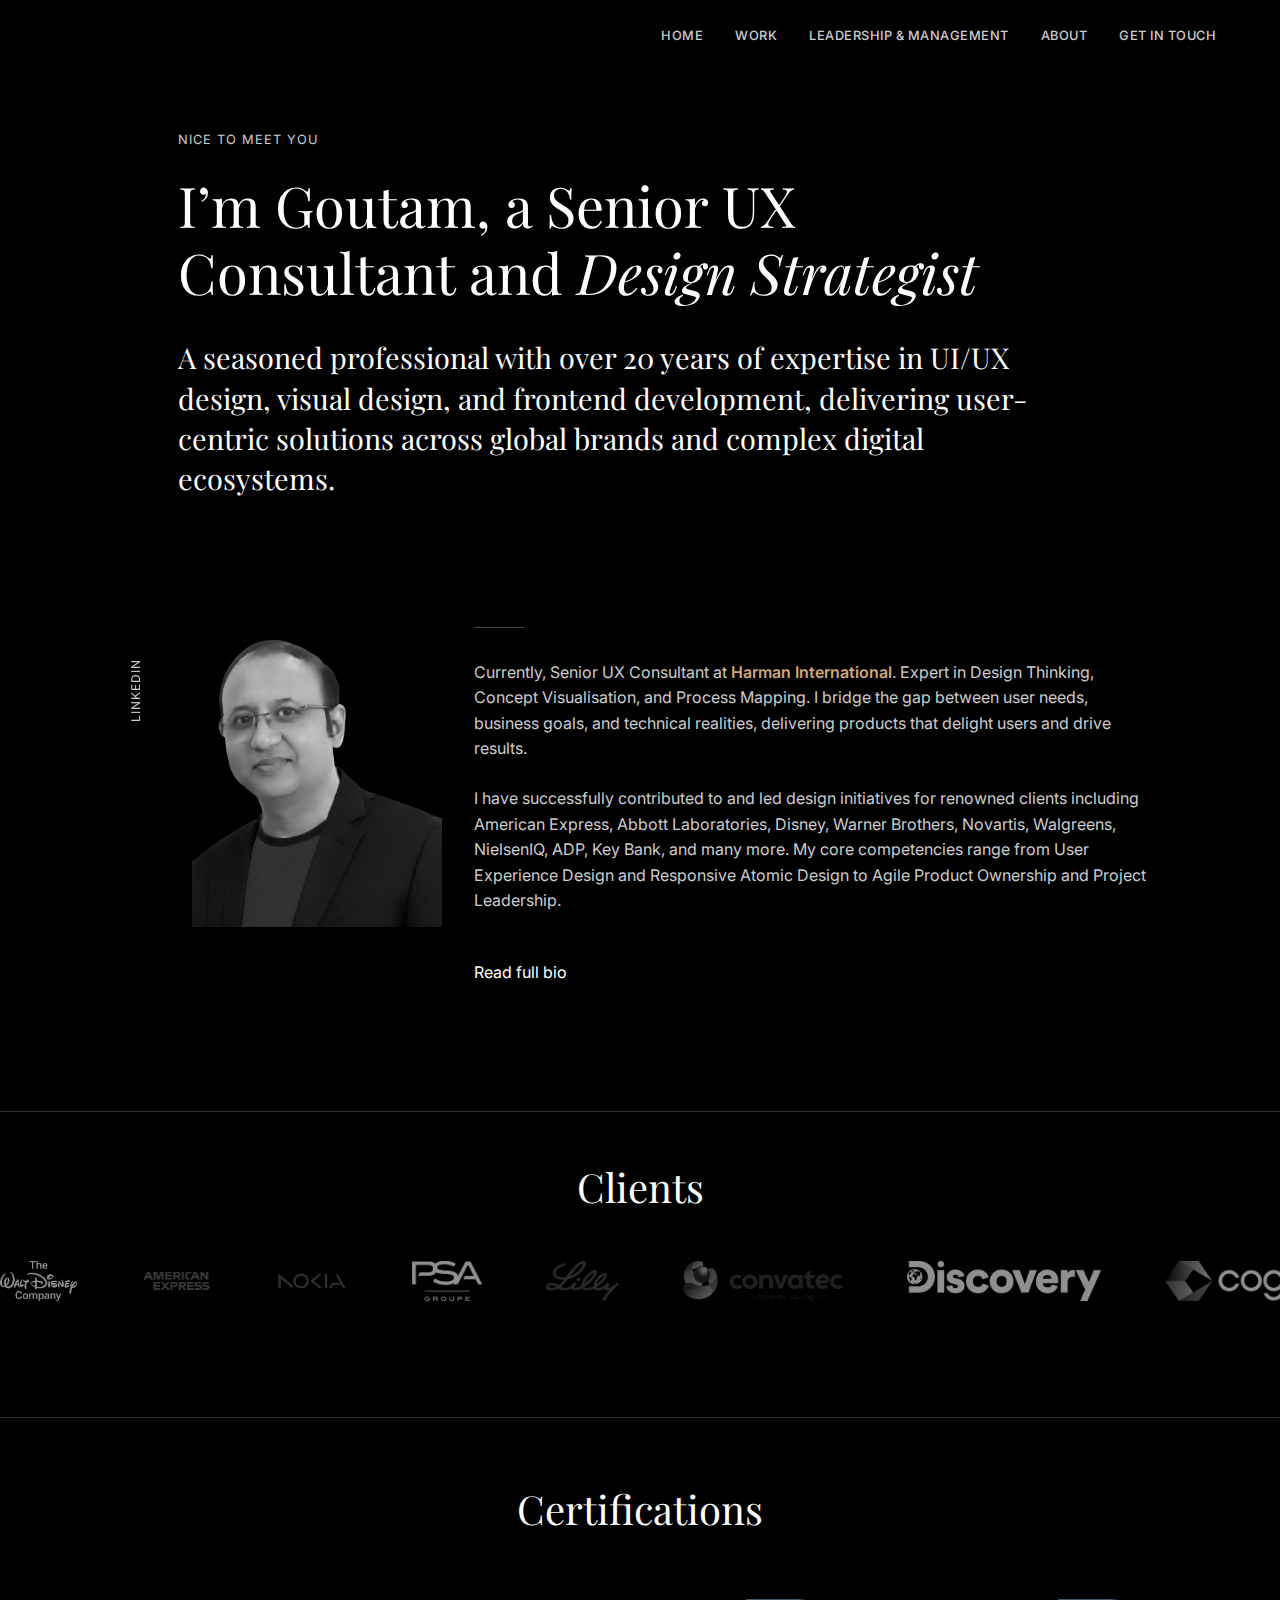
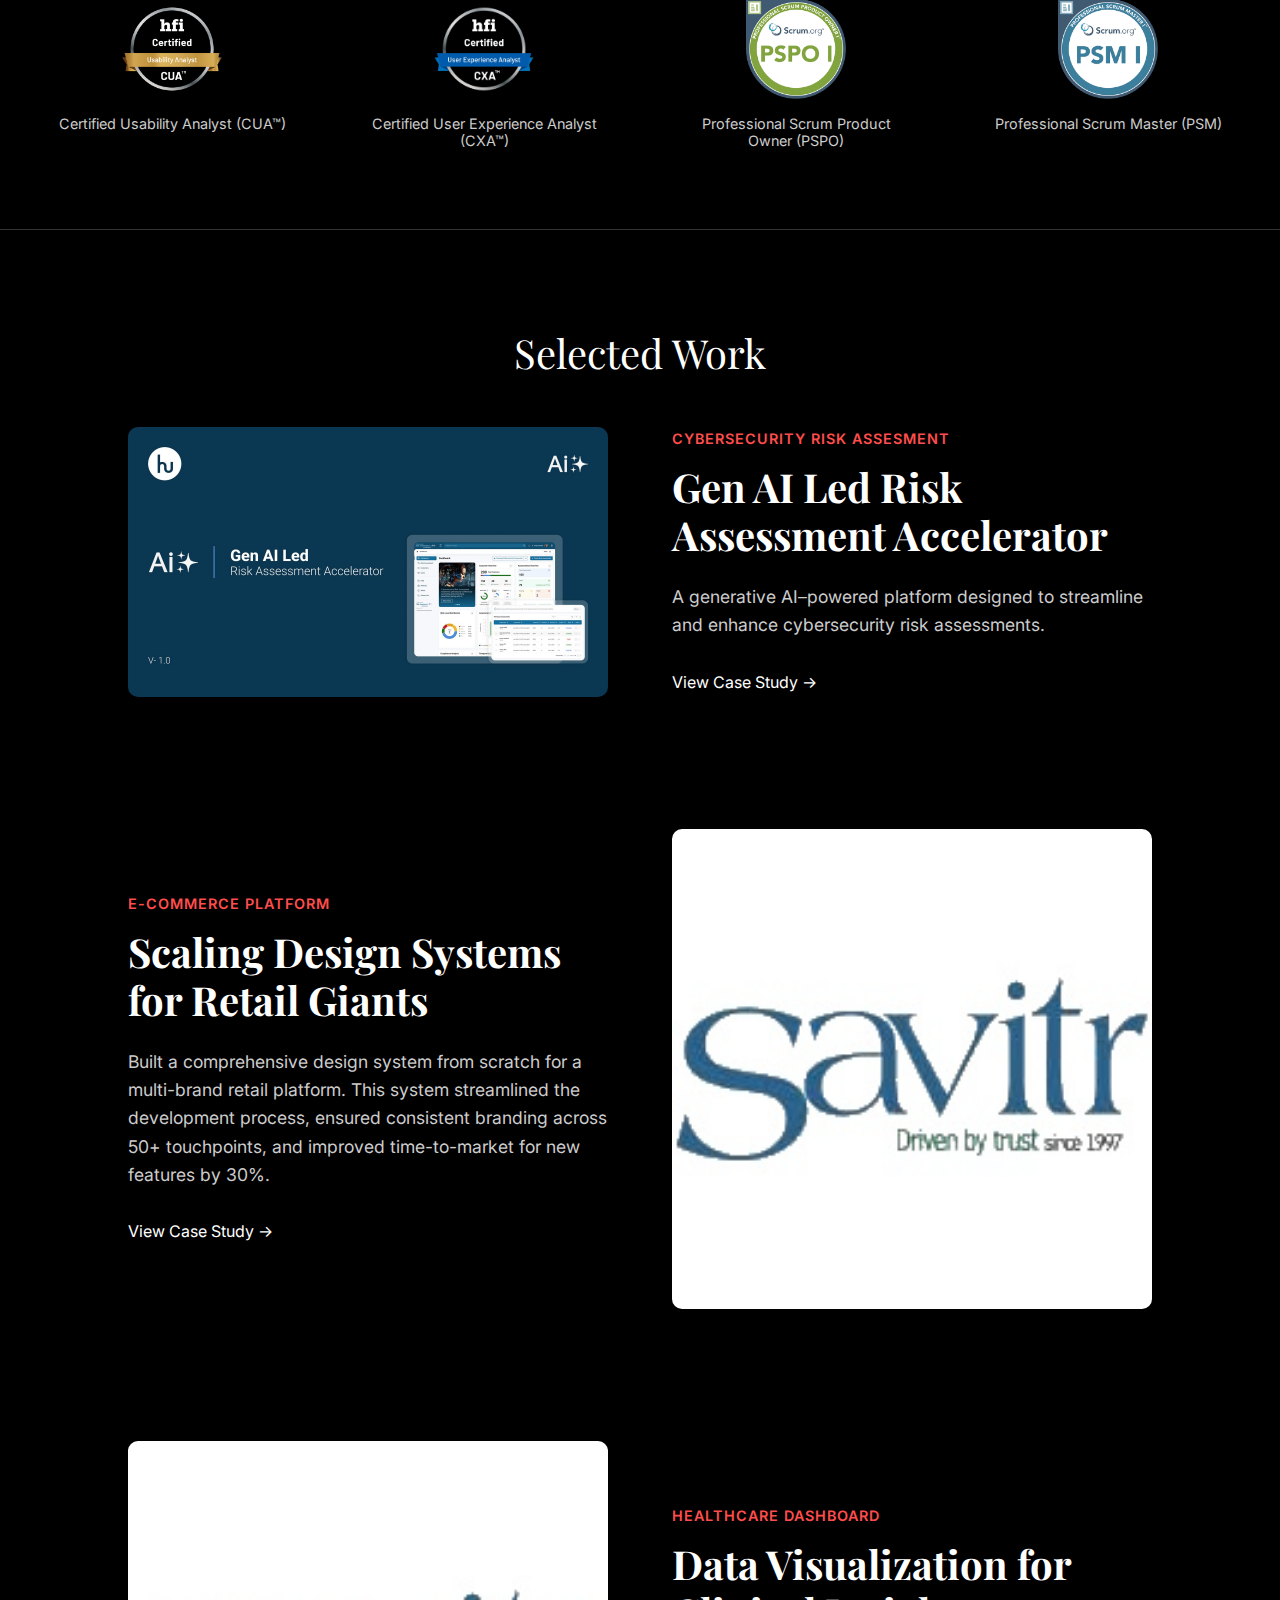
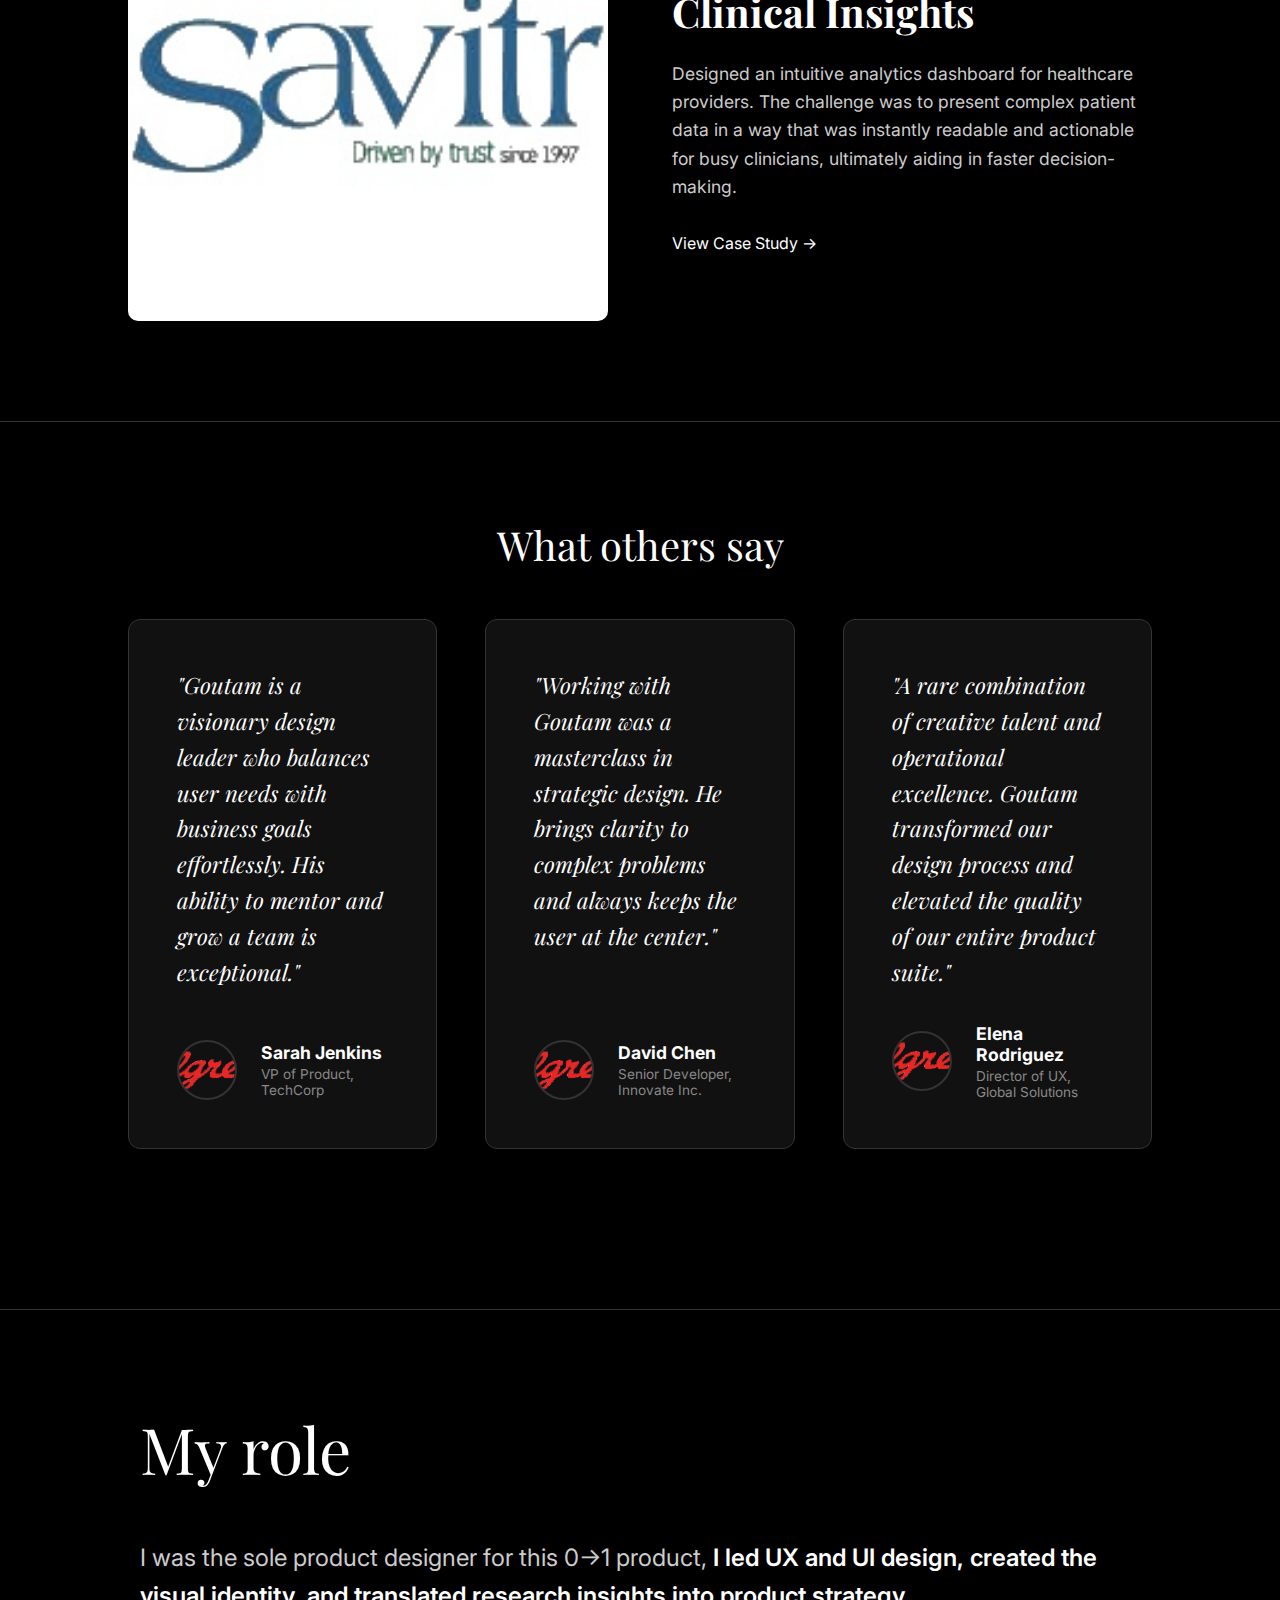
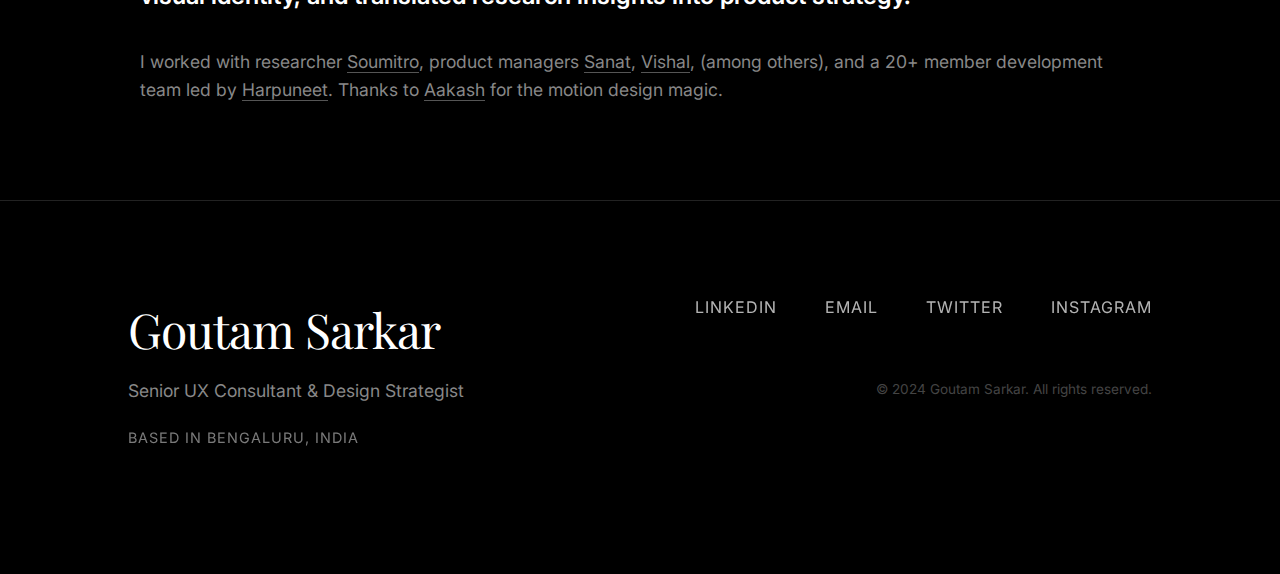
<file: index.html>
<!DOCTYPE html>
<html lang="en">

<head>
    <meta charset="UTF-8">
    <meta name="viewport" content="width=device-width, initial-scale=1.0">
    <title>Goutam Sarkar</title>
    <link rel="preconnect" href="https://fonts.googleapis.com">
    <link rel="preconnect" href="https://fonts.gstatic.com" crossorigin>
    <link
        href="https://fonts.googleapis.com/css2?family=Playfair+Display:ital,wght@0,400;0,600;1,400&family=Inter:wght@300;400;500;600&display=swap"
        rel="stylesheet">
    <link rel="stylesheet" href="style.css">
</head>

<body>


    <header>
        <nav>
            <div class="hamburger">
                <span class="bar"></span>
                <span class="bar"></span>
                <span class="bar"></span>
            </div>
            <ul>
                <li><a href="index.html" class="active">HOME</a></li>
                <li><a href="index.html#work">WORK</a></li>
                <li><a href="leadership.html">LEADERSHIP & MANAGEMENT</a></li>
                <li><a href="about.html">ABOUT</a></li>
                <li><a href="contact.html">GET IN TOUCH</a></li>
            </ul>
        </nav>
    </header>

    <main>
        <div class="hero">
            <div class="intro">
                <p class="overline">NICE TO MEET YOU</p>
                <h1>I’m Goutam, a Senior UX Consultant and <em>Design Strategist</em> </h1>
                <p class="lead">
                    A seasoned professional with over 20 years of expertise in UI/UX design, visual design, and frontend
                    development, delivering user-centric solutions across global brands and complex digital ecosystems.
                </p>
            </div>

            <div class="details-grid">
                <div class="social-sidebar">
                    <div class="vertical-text">
                        <a href="#">LINKEDIN</a>
                    </div>
                </div>

                <div class="bio-content">
                    <div class="bio-image-container">
                        <img src="assets/pfp.png" alt="Goutam Sarkar" class="bio-profile-image">
                    </div>
                    <div class="bio-text">
                        <div class="divider"></div>
                        <p class="current-role">
                            Currently, Senior UX Consultant at <span class="highlight">Harman International</span>.
                            Expert
                            in Design Thinking, Concept Visualisation, and Process Mapping. I bridge the gap between
                            user
                            needs, business goals, and technical realities, delivering products that delight users and
                            drive
                            results.
                        </p>
                        <p class="history">
                            I have successfully contributed to and led design initiatives for renowned clients including
                            American Express, Abbott Laboratories, Disney, Warner Brothers, Novartis, Walgreens,
                            NielsenIQ,
                            ADP, Key Bank, and many more. My core competencies range from User Experience Design and
                            Responsive Atomic Design to Agile Product Ownership and Project Leadership.
                        </p>
                        <a href="#" class="read-more">Read full bio</a>
                    </div>
                </div>
            </div>
        </div>


    </main>


    <section class="logo-carousel">
        <h2 class="section-title">Clients</h2>

        <div class="logo-track">
            <!-- Original Set -->
            <img src="assets/The_Walt_Disney_company_logo.png" alt="Disney">
            <img src="assets/American-Express-Color.png" alt="American Express">
            <img src="assets/Nokia-Logo.png" alt="Nokia">
            <img src="assets/Groupe_PSA_logo.svg.png" alt="Groupe PSA">
            <img src="assets/Eli_Lilly_and_Company.svg.png" alt="Eli Lilly">
            <img src="assets/Convatec_logo.svg.png" alt="Convatec">
            <img src="assets/2019_Discovery_logo.png" alt="Discovery">
            <img src="assets/Cognizant_logo_2022.svg.png" alt="Cognizant">
            <img src="assets/Harman_International_logo.png" alt="Harman">
            <img src="assets/KeyBank_logo_Key_Bank.png" alt="KeyBank">

            <!-- Duplicate Set for Seamless Scrolling -->
            <img src="assets/The_Walt_Disney_company_logo.png" alt="Disney">
            <img src="assets/American-Express-Color.png" alt="American Express">
            <img src="assets/Nokia-Logo.png" alt="Nokia">
            <img src="assets/Groupe_PSA_logo.svg.png" alt="Groupe PSA">
            <img src="assets/Eli_Lilly_and_Company.svg.png" alt="Eli Lilly">
            <img src="assets/Convatec_logo.svg.png" alt="Convatec">
            <img src="assets/2019_Discovery_logo.png" alt="Discovery">
            <img src="assets/Cognizant_logo_2022.svg.png" alt="Cognizant">
            <img src="assets/Harman_International_logo.png" alt="Harman">
            <img src="assets/KeyBank_logo_Key_Bank.png" alt="KeyBank">
        </div>
    </section>

    <!-- Certifications Section -->
    <section class="certifications-section">
        <h2 class="section-title">Certifications</h2>
        <div class="cert-grid">
            <a href="https://www.credly.com/badges/bbfe41d2-06b8-412b-b0e7-f4009621b69f" target="_blank"
                class="cert-item">
                <img src="certifications/cua.png" alt="CUA Certification">
                <p>Certified Usability Analyst (CUA™)</p>
            </a>
            <a href="#" class="cert-item">
                <img src="certifications/cxa.png" alt="CXA Certification">
                <p>Certified User Experience Analyst (CXA™)</p>
            </a>
            <a href="https://www.credly.com/badges/1752de1a-ab61-4471-9166-6373f8c601fe" target="_blank"
                class="cert-item">
                <img src="certifications/pspo.png" alt="PSPO Certification">
                <p>Professional Scrum Product Owner (PSPO)</p>
            </a>
            <a href="https://www.credly.com/badges/f2f47f78-db97-4fe0-b59a-9bab10f9aaeb" target="_blank"
                class="cert-item">
                <img src="certifications/psm.png" alt="PSM Certification">
                <p>Professional Scrum Master (PSM)</p>
            </a>
        </div>
    </section>

    <!-- Work Section -->
    <section class="work-section" id="work">
        <h2 class="section-title">Selected Work</h2>

        <!-- Case Study 1: Left Image, Right Text -->
        <div class="case-study left-image">
            <div class="case-image">
                <img src="Case Study/Case Study 1/1.jpg" alt="Project One" class="contain-image">
            </div>
            <div class="case-content">
                <span class="case-category">Cybersecurity Risk Assesment </span>
                <h3>Gen AI Led Risk Assessment Accelerator</h3>
                <p>A generative AI–powered platform designed to streamline and enhance cybersecurity risk assessments.
                </p>
                <a href="Gen AI Led Risk Assessment Accelerator.html" class="case-link">View Case Study →</a>
            </div>
        </div>

        <!-- Case Study 2: Right Image, Left Text -->
        <div class="case-study right-image">
            <div class="case-content">
                <span class="case-category">E-commerce Platform</span>
                <h3>Scaling Design Systems for Retail Giants</h3>
                <p>Built a comprehensive design system from scratch for a multi-brand retail platform. This system
                    streamlined the development process, ensured consistent branding across 50+ touchpoints, and
                    improved time-to-market for new features by 30%.</p>
                <a href="#" class="case-link">View Case Study →</a>
            </div>
            <div class="case-image">
                <img src="assets/images.jfif" alt="Project Two" class="contain-image">
            </div>
        </div>

        <!-- Case Study 3: Left Image, Right Text -->
        <div class="case-study left-image">
            <div class="case-image">
                <img src="assets/images.jfif" alt="Project Three" class="contain-image">
            </div>
            <div class="case-content">
                <span class="case-category">Healthcare Dashboard</span>
                <h3>Data Visualization for Clinical Insights</h3>
                <p>Designed an intuitive analytics dashboard for healthcare providers. The challenge was to present
                    complex patient data in a way that was instantly readable and actionable for busy clinicians,
                    ultimately aiding in faster decision-making.</p>
                <a href="#" class="case-link">View Case Study →</a>
            </div>
        </div>
    </section>

    <!-- Testimonials Section -->
    <section class="testimonials-section">
        <h2 class="section-title">What others say</h2>
        <div class="testimonials-grid">
            <div class="testimonial-card">
                <p class="quote">"Goutam is a visionary design leader who balances user needs with business goals
                    effortlessly. His ability to mentor and grow a team is exceptional."</p>
                <div class="author-block">
                    <img src="assets/images.png" alt="Sarah Jenkins" class="author-photo">
                    <div class="author-info">
                        <p class="name">Sarah Jenkins</p>
                        <p class="role">VP of Product, TechCorp</p>
                    </div>
                </div>
            </div>
            <div class="testimonial-card">
                <p class="quote">"Working with Goutam was a masterclass in strategic design. He brings clarity to
                    complex problems and always keeps the user at the center."</p>
                <div class="author-block">
                    <img src="assets/images.png" alt="David Chen" class="author-photo">
                    <div class="author-info">
                        <p class="name">David Chen</p>
                        <p class="role">Senior Developer, Innovate Inc.</p>
                    </div>
                </div>
            </div>
            <div class="testimonial-card">
                <p class="quote">"A rare combination of creative talent and operational excellence. Goutam transformed
                    our design process and elevated the quality of our entire product suite."</p>
                <div class="author-block">
                    <img src="assets/images.png" alt="Elena Rodriguez" class="author-photo">
                    <div class="author-info">
                        <p class="name">Elena Rodriguez</p>
                        <p class="role">Director of UX, Global Solutions</p>
                    </div>
                </div>
            </div>
        </div>
    </section>



    <!-- Role Section -->
    <section class="role-section">
        <div class="role-content">
            <h2>My role</h2>
            <p class="role-primary">
                I was the sole product designer for this 0→1 product, <strong class="highlight-text">I led UX and UI
                    design, created the visual identity, and translated research insights into product
                    strategy.</strong>
            </p>
            <p class="role-secondary">
                I worked with researcher <a href="#">Soumitro</a>, product managers <a href="#">Sanat</a>, <a
                    href="#">Vishal</a>, (among others), and a 20+ member development team led by <a
                    href="#">Harpuneet</a>. Thanks to <a href="#">Aakash</a> for the motion design magic.
            </p>
        </div>
    </section>



    <footer>
        <div class="footer-content">
            <div class="footer-left">
                <h3>Goutam Sarkar</h3>
                <p>Senior UX Consultant & Design Strategist</p>
                <span class="location">Based in Bengaluru, India</span>
            </div>
            <div class="footer-right">
                <ul class="social-links">
                    <li><a href="#">LinkedIn</a></li>
                    <li><a href="mailto:hello@goutamsarkar.com">Email</a></li>
                    <li><a href="#">Twitter</a></li>
                    <li><a href="#">Instagram</a></li>
                </ul>
                <p class="copyright">&copy; 2024 Goutam Sarkar. All rights reserved.</p>
            </div>
        </div>
    </footer>
    <script src="script.js"></script>
</body>

</html>
</file>
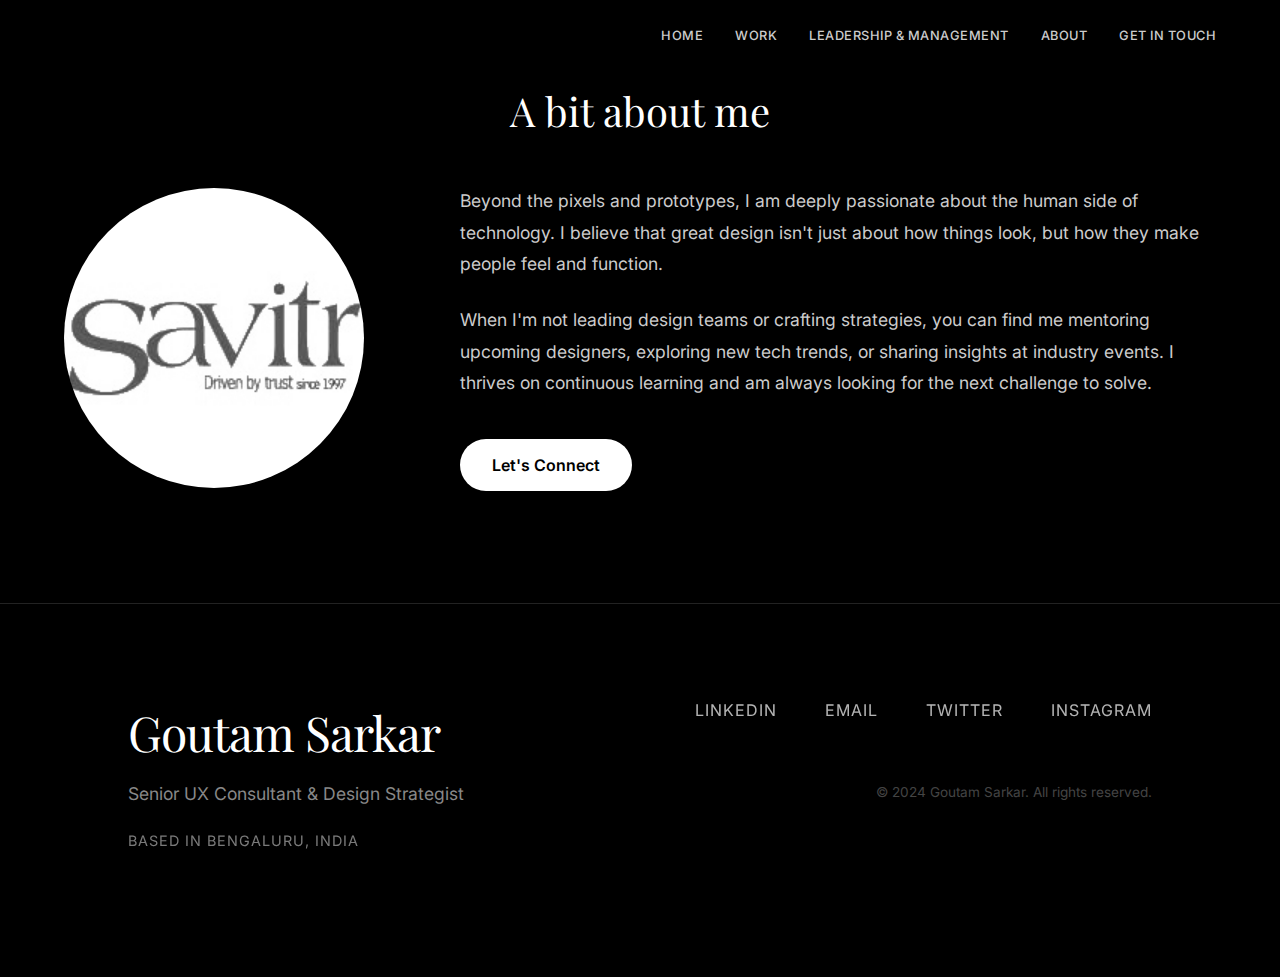
<file: about.html>
<!DOCTYPE html>
<html lang="en">

<head>
    <meta charset="UTF-8">
    <meta name="viewport" content="width=device-width, initial-scale=1.0">
    <title>About Me - Goutam Sarkar</title>
    <link rel="preconnect" href="https://fonts.googleapis.com">
    <link rel="preconnect" href="https://fonts.gstatic.com" crossorigin>
    <link
        href="https://fonts.googleapis.com/css2?family=Playfair+Display:ital,wght@0,400;0,600;1,400&family=Inter:wght@300;400;500;600&display=swap"
        rel="stylesheet">
    <link rel="stylesheet" href="style.css">
</head>

<body>

    <header>
        <nav>
            <div class="hamburger">
                <span class="bar"></span>
                <span class="bar"></span>
                <span class="bar"></span>
            </div>
            <ul>
                <li><a href="index.html">HOME</a></li>
                <li><a href="index.html#work">WORK</a></li>
                <li><a href="leadership.html">LEADERSHIP & MANAGEMENT</a></li>
                <li><a href="about.html" class="active">ABOUT</a></li>
                <li><a href="contact.html">GET IN TOUCH</a></li>
            </ul>
        </nav>
    </header>

    <main class="main-wide">
        <!-- About Me Section -->
        <section class="about-section">
            <div class="about-container">
                <h2 class="section-title">A bit about me</h2>
                <div class="about-content">
                    <img src="assets/images.jfif" alt="Goutam Profile" class="about-image">
                    <div class="about-text">
                        <p>Beyond the pixels and prototypes, I am deeply passionate about the human side of technology.
                            I
                            believe that great design isn't just about how things look, but how they make people feel
                            and
                            function.</p>
                        <p>When I'm not leading design teams or crafting strategies, you can find me mentoring upcoming
                            designers, exploring new tech trends, or sharing insights at industry events. I thrives on
                            continuous learning and am always looking for the next challenge to solve.</p>
                        <a href="contact.html" class="cta-button">Let's Connect</a>
                    </div>
                </div>
            </div>
        </section>
    </main>
    <footer>
        <div class="footer-content">
            <div class="footer-left">
                <h3>Goutam Sarkar</h3>
                <p>Senior UX Consultant & Design Strategist</p>
                <span class="location">Based in Bengaluru, India</span>
            </div>
            <div class="footer-right">
                <ul class="social-links">
                    <li><a href="#">LinkedIn</a></li>
                    <li><a href="mailto:hello@goutamsarkar.com">Email</a></li>
                    <li><a href="#">Twitter</a></li>
                    <li><a href="#">Instagram</a></li>
                </ul>
                <p class="copyright">&copy; 2024 Goutam Sarkar. All rights reserved.</p>
            </div>
        </div>
    </footer>
    <script src="script.js"></script>
</body>

</html>
</file>
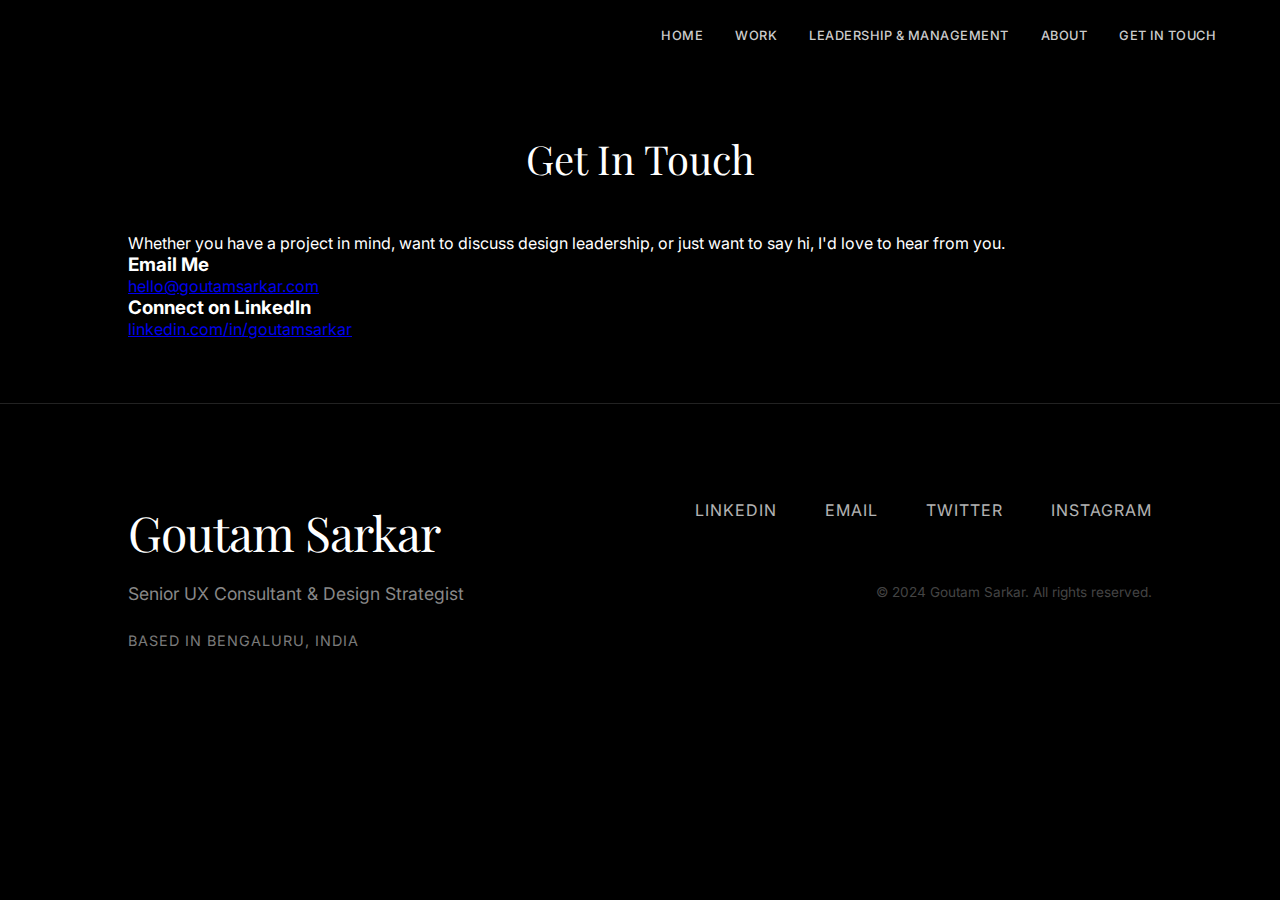
<file: contact.html>
<!DOCTYPE html>
<html lang="en">

<head>
    <meta charset="UTF-8">
    <meta name="viewport" content="width=device-width, initial-scale=1.0">
    <title>Get In Touch - Goutam Sarkar</title>
    <link rel="preconnect" href="https://fonts.googleapis.com">
    <link rel="preconnect" href="https://fonts.gstatic.com" crossorigin>
    <link
        href="https://fonts.googleapis.com/css2?family=Playfair+Display:ital,wght@0,400;0,600;1,400&family=Inter:wght@300;400;500;600&display=swap"
        rel="stylesheet">
    <link rel="stylesheet" href="style.css">
</head>

<body>

    <header>
        <nav>
            <div class="hamburger">
                <span class="bar"></span>
                <span class="bar"></span>
                <span class="bar"></span>
            </div>
            <ul>
                <li><a href="index.html">HOME</a></li>
                <li><a href="index.html#work">WORK</a></li>
                <li><a href="leadership.html">LEADERSHIP & MANAGEMENT</a></li>
                <li><a href="about.html">ABOUT</a></li>
                <li><a href="contact.html" class="active">GET IN TOUCH</a></li>
            </ul>
        </nav>
    </header>

    <main>
        <section class="contact-section">
            <h2 class="section-title">Get In Touch</h2>
            <div class="contact-content">
                <p class="contact-intro">
                    Whether you have a project in mind, want to discuss design leadership, or just want to say hi, I'd
                    love
                    to hear from you.
                </p>
                <div class="contact-methods">
                    <div class="contact-item">
                        <h3>Email Me</h3>
                        <a href="mailto:hello@goutamsarkar.com">hello@goutamsarkar.com</a>
                    </div>
                    <div class="contact-item">
                        <h3>Connect on LinkedIn</h3>
                        <a href="#">linkedin.com/in/goutamsarkar</a>
                    </div>
                </div>
            </div>
        </section>
    </main>
    <footer>
        <div class="footer-content">
            <div class="footer-left">
                <h3>Goutam Sarkar</h3>
                <p>Senior UX Consultant & Design Strategist</p>
                <span class="location">Based in Bengaluru, India</span>
            </div>
            <div class="footer-right">
                <ul class="social-links">
                    <li><a href="#">LinkedIn</a></li>
                    <li><a href="mailto:hello@goutamsarkar.com">Email</a></li>
                    <li><a href="#">Twitter</a></li>
                    <li><a href="#">Instagram</a></li>
                </ul>
                <p class="copyright">&copy; 2024 Goutam Sarkar. All rights reserved.</p>
            </div>
        </div>
    </footer>
    <script src="script.js"></script>
</body>

</html>
</file>
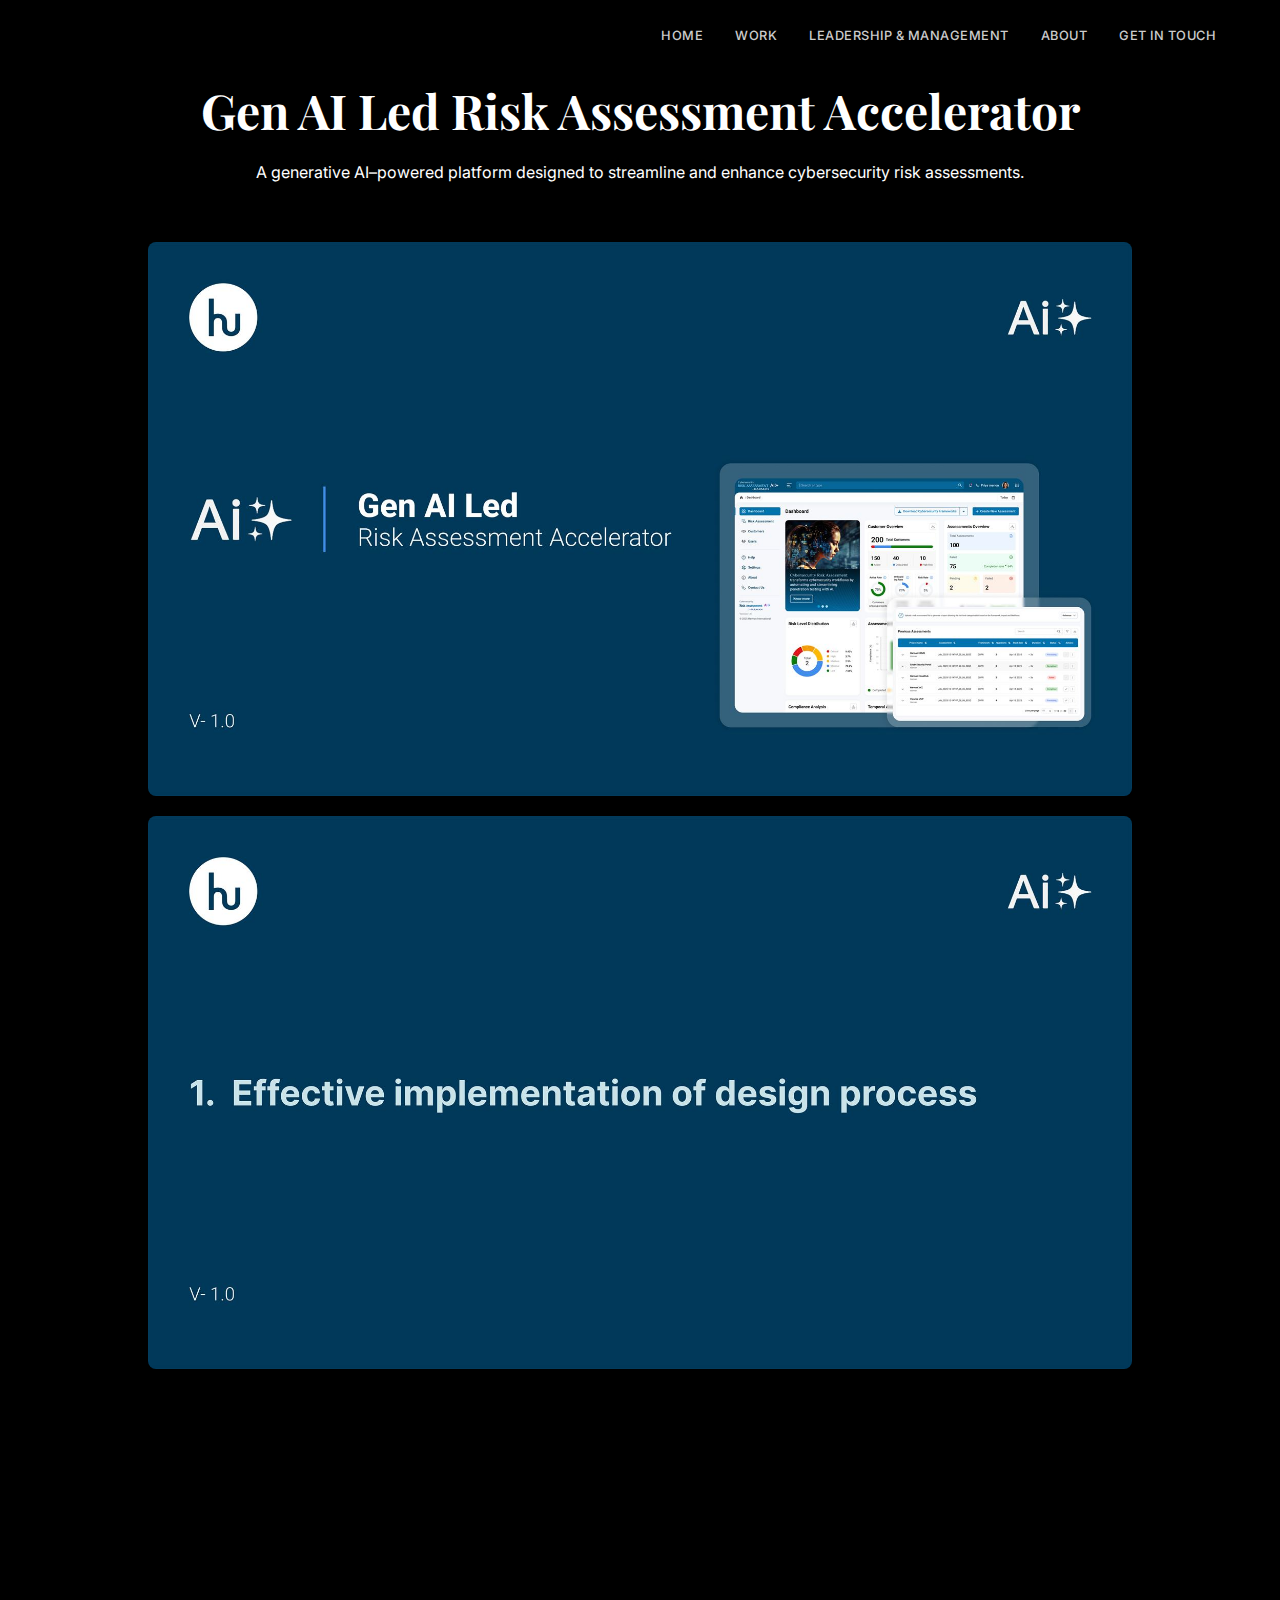
<file: Gen AI Led Risk Assessment Accelerator.html>
<!DOCTYPE html>
<html lang="en">

<head>
    <meta charset="UTF-8">
    <meta name="viewport" content="width=device-width, initial-scale=1.0">
    <title>Gen AI Led Risk Assessment Accelerator</title>
    <link rel="preconnect" href="https://fonts.googleapis.com">
    <link rel="preconnect" href="https://fonts.gstatic.com" crossorigin>
    <link
        href="https://fonts.googleapis.com/css2?family=Playfair+Display:ital,wght@0,400;0,600;1,400&family=Inter:wght@300;400;500;600&display=swap"
        rel="stylesheet">
    <link rel="stylesheet" href="style.css">
    <link rel="preload" as="image" href="Case%20Study/Case%20Study%201/1.jpg" fetchpriority="high">
    <style>
        main {
            padding-top: 10px !important;
        }

        .case-study-container {
            max-width: 1200px;
            margin: 0 auto 60px;
            padding: 0 20px;
        }

        .case-study-header {
            text-align: center;
            margin-bottom: 60px;
        }

        .case-study-header h1 {
            font-family: 'Playfair Display', serif;
            font-size: 3rem;
            margin-bottom: 20px;
        }

        .case-study-gallery {
            display: flex;
            flex-direction: column;
            gap: 20px;
            align-items: center;
        }

        .case-study-gallery img {
            max-width: 100%;
            height: auto;
            border-radius: 8px;
            box-shadow: 0 4px 6px rgba(0, 0, 0, 0.1);
        }
    </style>
</head>

<body>

    <header>
        <nav>
            <div class="hamburger">
                <span class="bar"></span>
                <span class="bar"></span>
                <span class="bar"></span>
            </div>
            <ul>
                <li><a href="index.html">HOME</a></li>
                <li><a href="index.html#work">WORK</a></li>
                <li><a href="leadership.html">LEADERSHIP & MANAGEMENT</a></li>
                <li><a href="about.html">ABOUT</a></li>
                <li><a href="contact.html">GET IN TOUCH</a></li>
            </ul>
        </nav>
    </header>

    <main>
        <div class="case-study-container">
            <div class="case-study-header">
                <h1>Gen AI Led Risk Assessment Accelerator</h1>
                <p class="lead">A generative AI–powered platform designed to streamline and enhance cybersecurity risk
                    assessments.</p>
            </div>

            <div class="case-study-gallery">
                <!-- Images 1 to 24 -->
                <img src="Case%20Study/Case%20Study%201/1.jpg" alt="Case Study Slide 1" width="1920" height="1080"
                    fetchpriority="high" decoding="async">
                <img src="Case%20Study/Case%20Study%201/2.jpg" alt="Case Study Slide 2" width="1920" height="1080"
                    decoding="async">
                <img src="Case%20Study/Case%20Study%201/3.jpg" alt="Case Study Slide 3" width="1920" height="1080"
                    decoding="async">
                <img src="Case%20Study/Case%20Study%201/4.jpg" alt="Case Study Slide 4" width="1920" height="1638"
                    loading="lazy" decoding="async">
                <img src="Case%20Study/Case%20Study%201/5.jpg" alt="Case Study Slide 5" width="1920" height="1610"
                    loading="lazy" decoding="async">
                <img src="Case%20Study/Case%20Study%201/6.jpg" alt="Case Study Slide 6" width="1920" height="1375"
                    loading="lazy" decoding="async">
                <img src="Case%20Study/Case%20Study%201/7.jpg" alt="Case Study Slide 7" width="1920" height="1807"
                    loading="lazy" decoding="async">
                <img src="Case%20Study/Case%20Study%201/8.jpg" alt="Case Study Slide 8" width="1920" height="1080"
                    loading="lazy" decoding="async">
                <img src="Case%20Study/Case%20Study%201/9.jpg" alt="Case Study Slide 9" width="1920" height="2533"
                    loading="lazy" decoding="async">
                <img src="Case%20Study/Case%20Study%201/10.jpg" alt="Case Study Slide 10" width="1920" height="2417"
                    loading="lazy" decoding="async">
                <img src="Case%20Study/Case%20Study%201/11.jpg" alt="Case Study Slide 11" width="1920" height="3154"
                    loading="lazy" decoding="async">
                <img src="Case%20Study/Case%20Study%201/12.jpg" alt="Case Study Slide 12" width="1920" height="1080"
                    loading="lazy" decoding="async">
                <img src="Case%20Study/Case%20Study%201/13.jpg" alt="Case Study Slide 13" width="1920" height="2611"
                    loading="lazy" decoding="async">
                <img src="Case%20Study/Case%20Study%201/14.jpg" alt="Case Study Slide 14" width="1920" height="1080"
                    loading="lazy" decoding="async">
                <img src="Case%20Study/Case%20Study%201/15.jpg" alt="Case Study Slide 15" width="1920" height="1771"
                    loading="lazy" decoding="async">
                <img src="Case%20Study/Case%20Study%201/16.jpg" alt="Case Study Slide 16" width="1920" height="1080"
                    loading="lazy" decoding="async">
                <img src="Case%20Study/Case%20Study%201/17.jpg" alt="Case Study Slide 17" width="1920" height="1080"
                    loading="lazy" decoding="async">
                <img src="Case%20Study/Case%20Study%201/18.jpg" alt="Case Study Slide 18" width="1920" height="1943"
                    loading="lazy" decoding="async">
                <img src="Case%20Study/Case%20Study%201/19.jpg" alt="Case Study Slide 19" width="1920" height="1346"
                    loading="lazy" decoding="async">
                <img src="Case%20Study/Case%20Study%201/20.jpg" alt="Case Study Slide 20" width="1920" height="1080"
                    loading="lazy" decoding="async">
                <img src="Case%20Study/Case%20Study%201/21.jpg" alt="Case Study Slide 21" width="1920" height="2716"
                    loading="lazy" decoding="async">
                <img src="Case%20Study/Case%20Study%201/22.jpg" alt="Case Study Slide 22" width="1920" height="4839"
                    loading="lazy" decoding="async">
                <img src="Case%20Study/Case%20Study%201/23.jpg" alt="Case Study Slide 23" width="1920" height="3845"
                    loading="lazy" decoding="async">
                <img src="Case%20Study/Case%20Study%201/24.jpg" alt="Case Study Slide 24" width="1920" height="1080"
                    loading="lazy" decoding="async">
            </div>
        </div>
    </main>

    <footer>
        <div class="footer-content">
            <div class="footer-left">
                <h3>Goutam Sarkar</h3>
                <p>Senior UX Consultant & Design Strategist</p>
                <span class="location">Based in Bengaluru, India</span>
            </div>
            <div class="footer-right">
                <ul class="social-links">
                    <li><a href="#">LinkedIn</a></li>
                    <li><a href="mailto:hello@goutamsarkar.com">Email</a></li>
                    <li><a href="#">Twitter</a></li>
                    <li><a href="#">Instagram</a></li>
                </ul>
                <p class="copyright">&copy; 2024 Goutam Sarkar. All rights reserved.</p>
            </div>
        </div>
    </footer>
    <script src="script.js"></script>
</body>

</html>
</file>
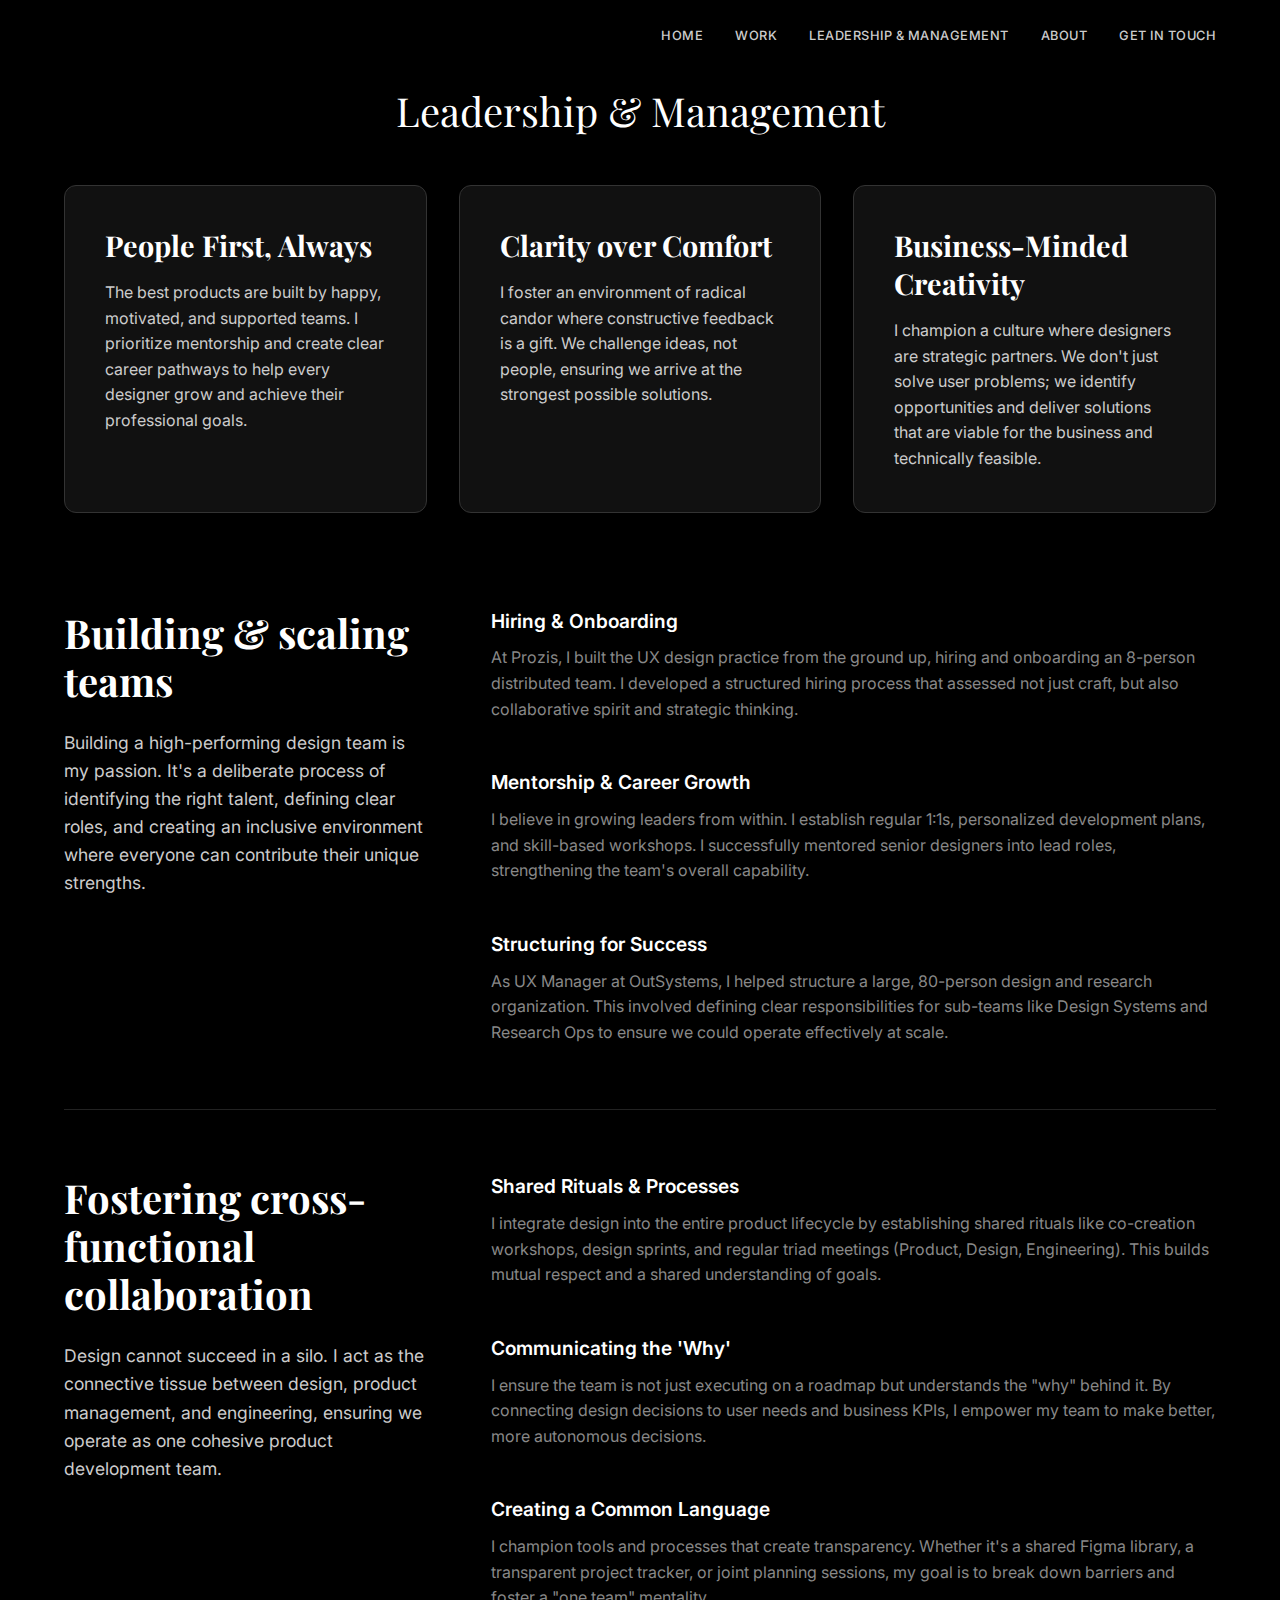
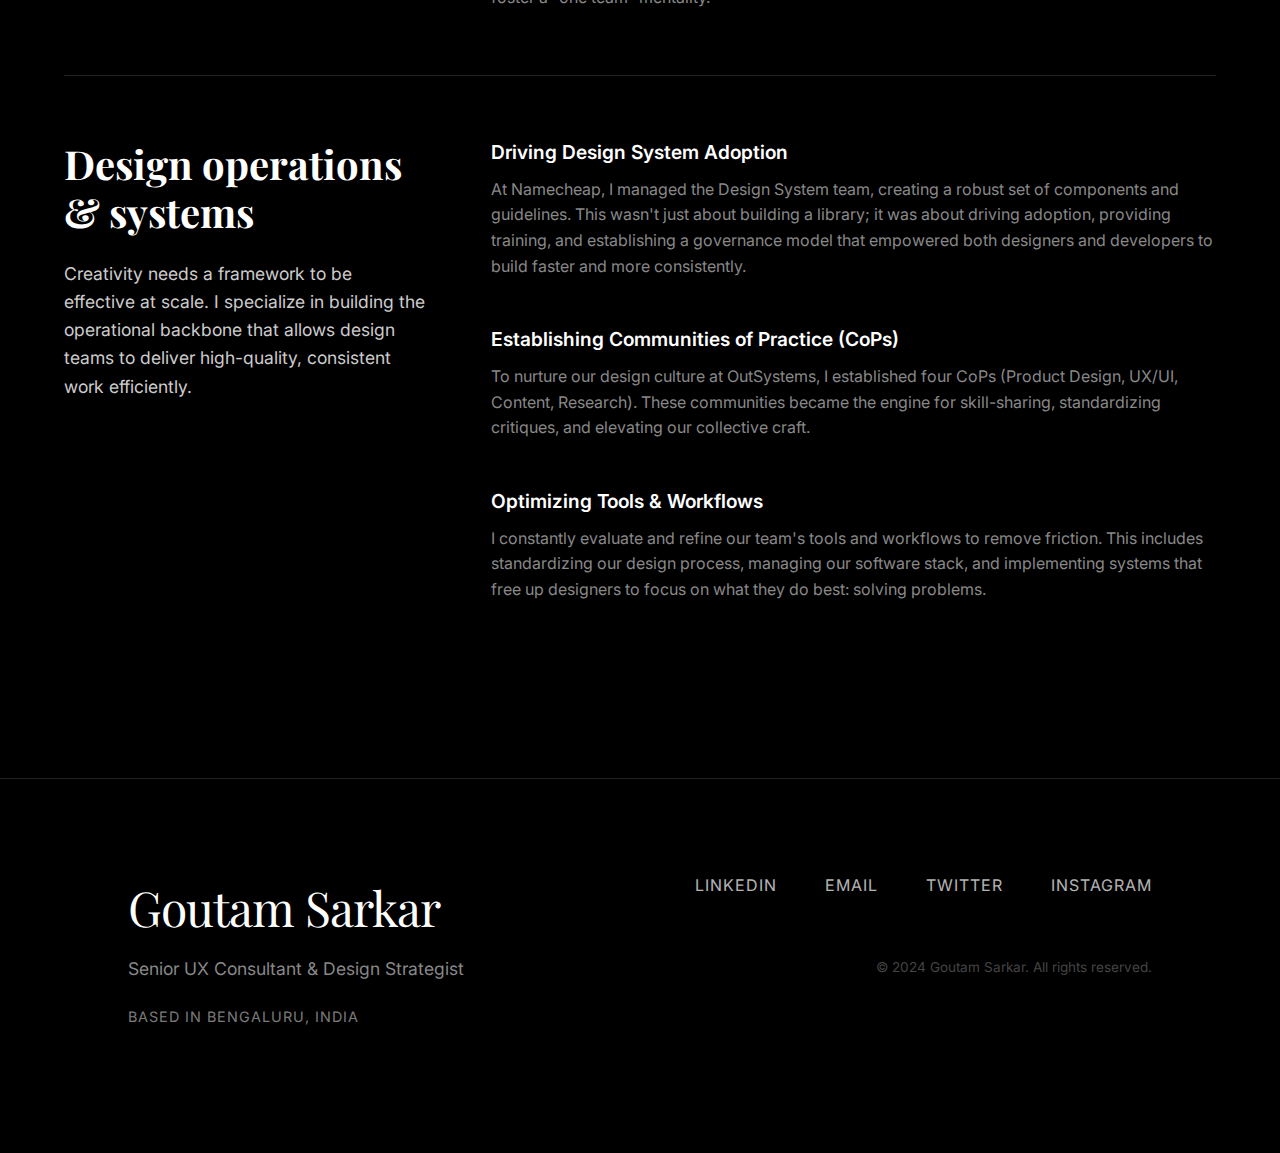
<file: leadership.html>
<!DOCTYPE html>
<html lang="en">

<head>
    <meta charset="UTF-8">
    <meta name="viewport" content="width=device-width, initial-scale=1.0">
    <title>Leadership & Management - Goutam Sarkar</title>
    <link rel="preconnect" href="https://fonts.googleapis.com">
    <link rel="preconnect" href="https://fonts.gstatic.com" crossorigin>
    <link
        href="https://fonts.googleapis.com/css2?family=Playfair+Display:ital,wght@0,400;0,600;1,400&family=Inter:wght@300;400;500;600&display=swap"
        rel="stylesheet">
    <link rel="stylesheet" href="style.css">
</head>

<body>

    <header>
        <nav>
            <div class="hamburger">
                <span class="bar"></span>
                <span class="bar"></span>
                <span class="bar"></span>
            </div>
            <ul>
                <li><a href="index.html">HOME</a></li>
                <li><a href="index.html#work">WORK</a></li>
                <li><a href="leadership.html" class="active">LEADERSHIP & MANAGEMENT</a></li>
                <li><a href="about.html">ABOUT</a></li>
                <li><a href="contact.html">GET IN TOUCH</a></li>
            </ul>
        </nav>
    </header>

    <main class="main-wide">
        <!-- Leadership Section -->
        <section class="leadership-section">
            <h2 class="section-title">Leadership & Management</h2>

            <!-- Philosophy -->
            <div class="philosophy-grid">
                <div class="phil-card">
                    <h3>People First, Always</h3>
                    <p>The best products are built by happy, motivated, and supported teams. I prioritize mentorship and
                        create clear career pathways to help every designer grow and achieve their professional goals.
                    </p>
                </div>
                <div class="phil-card">
                    <h3>Clarity over Comfort</h3>
                    <p>I foster an environment of radical candor where constructive feedback is a gift. We challenge
                        ideas,
                        not people, ensuring we arrive at the strongest possible solutions.</p>
                </div>
                <div class="phil-card">
                    <h3>Business-Minded Creativity</h3>
                    <p>I champion a culture where designers are strategic partners. We don't just solve user problems;
                        we
                        identify opportunities and deliver solutions that are viable for the business and technically
                        feasible.</p>
                </div>
            </div>

            <div class="leadership-topics">
                <!-- Building Teams -->
                <div class="topic-block">
                    <div class="topic-header">
                        <h3>Building & scaling teams</h3>
                        <p class="topic-intro">Building a high-performing design team is my passion. It's a deliberate
                            process of identifying the right talent, defining clear roles, and creating an inclusive
                            environment where everyone can contribute their unique strengths.</p>
                    </div>
                    <div class="topic-content">
                        <div class="sub-item">
                            <h4>Hiring & Onboarding</h4>
                            <p>At Prozis, I built the UX design practice from the ground up, hiring and onboarding an
                                8-person distributed team. I developed a structured hiring process that assessed not
                                just
                                craft, but also collaborative spirit and strategic thinking.</p>
                        </div>
                        <div class="sub-item">
                            <h4>Mentorship & Career Growth</h4>
                            <p>I believe in growing leaders from within. I establish regular 1:1s, personalized
                                development
                                plans, and skill-based workshops. I successfully mentored senior designers into lead
                                roles,
                                strengthening the team's overall capability.</p>
                        </div>
                        <div class="sub-item">
                            <h4>Structuring for Success</h4>
                            <p>As UX Manager at OutSystems, I helped structure a large, 80-person design and research
                                organization. This involved defining clear responsibilities for sub-teams like Design
                                Systems and Research Ops to ensure we could operate effectively at scale.</p>
                        </div>
                    </div>
                </div>

                <!-- Collaboration -->
                <div class="topic-block">
                    <div class="topic-header">
                        <h3>Fostering cross-functional collaboration</h3>
                        <p class="topic-intro">Design cannot succeed in a silo. I act as the connective tissue between
                            design, product management, and engineering, ensuring we operate as one cohesive product
                            development team.</p>
                    </div>
                    <div class="topic-content">
                        <div class="sub-item">
                            <h4>Shared Rituals & Processes</h4>
                            <p>I integrate design into the entire product lifecycle by establishing shared rituals like
                                co-creation workshops, design sprints, and regular triad meetings (Product, Design,
                                Engineering). This builds mutual respect and a shared understanding of goals.</p>
                        </div>
                        <div class="sub-item">
                            <h4>Communicating the 'Why'</h4>
                            <p>I ensure the team is not just executing on a roadmap but understands the "why" behind it.
                                By
                                connecting design decisions to user needs and business KPIs, I empower my team to make
                                better, more autonomous decisions.</p>
                        </div>
                        <div class="sub-item">
                            <h4>Creating a Common Language</h4>
                            <p>I champion tools and processes that create transparency. Whether it's a shared Figma
                                library,
                                a transparent project tracker, or joint planning sessions, my goal is to break down
                                barriers
                                and foster a "one team" mentality.</p>
                        </div>
                    </div>
                </div>

                <!-- Design Ops -->
                <div class="topic-block">
                    <div class="topic-header">
                        <h3>Design operations & systems</h3>
                        <p class="topic-intro">Creativity needs a framework to be effective at scale. I specialize in
                            building the operational backbone that allows design teams to deliver high-quality,
                            consistent
                            work efficiently.</p>
                    </div>
                    <div class="topic-content">
                        <div class="sub-item">
                            <h4>Driving Design System Adoption</h4>
                            <p>At Namecheap, I managed the Design System team, creating a robust set of components and
                                guidelines. This wasn't just about building a library; it was about driving adoption,
                                providing training, and establishing a governance model that empowered both designers
                                and
                                developers to build faster and more consistently.</p>
                        </div>
                        <div class="sub-item">
                            <h4>Establishing Communities of Practice (CoPs)</h4>
                            <p>To nurture our design culture at OutSystems, I established four CoPs (Product Design,
                                UX/UI,
                                Content, Research). These communities became the engine for skill-sharing, standardizing
                                critiques, and elevating our collective craft.</p>
                        </div>
                        <div class="sub-item">
                            <h4>Optimizing Tools & Workflows</h4>
                            <p>I constantly evaluate and refine our team's tools and workflows to remove friction. This
                                includes standardizing our design process, managing our software stack, and implementing
                                systems that free up designers to focus on what they do best: solving problems.</p>
                        </div>
                    </div>
                </div>
            </div>
        </section>
    </main>
    <footer>
        <div class="footer-content">
            <div class="footer-left">
                <h3>Goutam Sarkar</h3>
                <p>Senior UX Consultant & Design Strategist</p>
                <span class="location">Based in Bengaluru, India</span>
            </div>
            <div class="footer-right">
                <ul class="social-links">
                    <li><a href="#">LinkedIn</a></li>
                    <li><a href="mailto:hello@goutamsarkar.com">Email</a></li>
                    <li><a href="#">Twitter</a></li>
                    <li><a href="#">Instagram</a></li>
                </ul>
                <p class="copyright">&copy; 2024 Goutam Sarkar. All rights reserved.</p>
            </div>
        </div>
    </footer>
    <script src="script.js"></script>
</body>

</html>
</file>
<file: style.css>
:root {
    --bg-color: #000000;
    --text-color: #ffffff;
    --secondary-text: #cccccc;
    --accent-color: #ff4d4d;
    /* Red for heart */
    --font-serif: 'Playfair Display', serif;
    --font-sans: 'Inter', sans-serif;
}

* {
    margin: 0;
    padding: 0;
    box-sizing: border-box;
}

body {
    background-color: var(--bg-color);
    color: var(--text-color);
    font-family: var(--font-sans);
    overflow-x: hidden;
    position: relative;
    min-height: 100vh;
}

/* Background "Hey!" Text */
.background-text {
    position: absolute;
    top: -50px;
    left: -50px;
    font-size: 35vw;
    /* Very large text */
    font-weight: 700;
    color: #1a1a1a;
    /* Very dark gray, barely visible against black */
    z-index: -1;
    line-height: 0.8;
    pointer-events: none;
    font-family: var(--font-sans);
}

/* Header / Navigation */
header {
    padding: 1.5rem 4rem;
    display: flex;
    justify-content: flex-end;
}

nav ul {
    list-style: none;
    display: flex;
    gap: 2rem;
}

nav a {
    text-decoration: none;
    color: var(--secondary-text);
    font-size: 0.8rem;
    font-weight: 500;
    letter-spacing: 0.5px;
    transition: color 0.3s;
}

nav a:hover {
    color: var(--text-color);
}

/* Main Content */
main {
    padding: 4rem 10vw;
    /* Reverted to original for Home page */
}

main.main-wide {
    padding: 1rem 5vw;
    /* Reduced padding for Leadership and About pages */
}

/* Intro Section */
.intro {
    max-width: 900px;
    margin-bottom: 8rem;
    margin-left: 50px;
    /* Reverted: Offset to align with the visual */
}

.intro .overline {
    font-size: 0.8rem;
    letter-spacing: 1px;
    text-transform: uppercase;
    margin-bottom: 1.5rem;
    color: var(--secondary-text);
}

.intro h1 {
    font-family: var(--font-serif);
    /* Using serif for the main headline as requested */
    font-size: 3.5rem;
    font-weight: 400;
    line-height: 1.2;
    margin-bottom: 2rem;
}

.intro h1 em {
    font-style: italic;
    font-weight: 400;
}

.intro .heart {
    color: var(--accent-color);
    font-size: 0.8em;
    /* Slightly smaller relative to heading */
    vertical-align: middle;
}

.intro .lead {
    font-family: var(--font-serif);
    font-size: 1.8rem;
    color: var(--text-color);
    line-height: 1.4;
    max-width: 850px;
}

/* Details Grid */
.details-grid {
    display: grid;
    grid-template-columns: 40px 1fr;
    /* Further reduced sidebar width */
    /* Sidebar width + content */
    gap: 1.5rem;
    /* Further reduced gap from 2rem */
    /* Reverted gap */
    color: var(--secondary-text);
}

/* Sidebar (Vertical Text) */
.social-sidebar {
    position: relative;
    padding-top: 2rem;
    /* Align with content */
}

.vertical-text {
    /* Rotate -90 degrees */
    writing-mode: vertical-rl;
    transform: rotate(180deg);
    display: flex;
    gap: 2rem;
    align-items: center;
}

.vertical-text a {
    color: var(--secondary-text);
    text-decoration: none;
    font-size: 0.75rem;
    letter-spacing: 1px;
    text-transform: uppercase;
    transition: color 0.3s;
}

.vertical-text a:hover {
    color: var(--text-color);
}

/* Bio Content */
.bio-content {
    max-width: 800px;
    margin-left: 0;
    /* Removed indent */
}

.divider {
    width: 50px;
    height: 1px;
    background-color: #444;
    margin-bottom: 2rem;
    position: absolute;
    /* Position it like the small line in the image */
    transform: translateX(-70px);
    /* Move left of the text */
}

.bio-content p {
    margin-bottom: 1.5rem;
    line-height: 1.6;
    font-size: 1rem;
}

.current-role {
    font-weight: 400;
}

.current-role .highlight {
    color: #e6b89c;
    /* Slight heavy orange/brown tint as seen on "Uphold" in some designs, or just white? Let's keep it highlighted */
    color: var(--text-color);
    /* Actually image shows slight orange tint on Uphold link maybe? Or just bold. Let's make it an accent color if needed, but white is safe. */
    font-weight: 600;
}

/* Wait, looking at the image: "Uphold" is orange/brown. */
.current-role a,
.current-role .highlight {
    color: #d2a679;
    /* Gold/brownish */
    text-decoration: none;
}

.heart-small {
    color: var(--accent-color);
    font-size: 0.9em;
}

.read-more {
    display: inline-block;
    margin-top: 1rem;
    color: var(--text-color);
    /* White/light gray */
    text-decoration: none;
    font-family: var(--font-sans);
    /* Or serif? "Read full bio" looks simple. */
    border-bottom: 1px solid transparent;
    transition: border-color 0.3s;
}

.read-more:hover {
    border-bottom: 1px solid var(--text-color);
}

/* Responsive */
@media (max-width: 1024px) {
    .intro h1 {
        font-size: 3rem;
    }

    .intro .lead {
        font-size: 1.5rem;
    }

    .details-grid {
        grid-template-columns: 50px 1fr;
        gap: 2rem;
    }

    .bio-content {
        margin-left: 20px;
    }

    .background-text {
        font-size: 30vw;
    }
}

@media (max-width: 768px) {
    header {
        justify-content: center;
        padding: 1rem;
    }

    nav ul {
        gap: 1rem;
        font-size: 0.7rem;
    }

    main {
        padding: 2rem 5vw;
    }

    main.main-wide {
        padding: 1rem 3vw;
        /* Even less side padding for mobile on wide pages if needed */
    }

    .intro {
        margin-left: 0;
    }

    .details-grid {
        grid-template-columns: 1fr;
    }

    .social-sidebar {
        display: none;
        /* Hide vertical text on mobile usually, or move to bottom */
    }

    .bio-content {
        margin-left: 0;
    }

    .divider {
        position: static;
        margin-bottom: 1rem;
        transform: none;
    }
}

/* Logo Carousel */
.logo-carousel {
    overflow: hidden;
    padding: 3rem 0;
    margin-top: 4rem;
    background-color: var(--bg-color);
    border-top: 1px solid #333;
    white-space: nowrap;
    position: relative;
    width: 100%;
}

.logo-track {
    display: inline-flex;
    /* gap: 4rem; Removed to ensure seamless loop math with margins */
    animation: scroll 30s linear infinite;
    /* Ensure the track takes up the full width of its content so we can scroll it */
    width: max-content;
}

/* Pause animation on hover - REMOVED per request */
/* .logo-track:hover {
    animation-play-state: paused;
} */

.logo-track img {
    height: 40px;
    /* Adjust based on logo proportions */
    width: auto;
    object-fit: contain;
    filter: grayscale(100%) brightness(0.8);
    transition: filter 0.3s;
    opacity: 0.7;
    margin-right: 4rem;
    /* Add spacing between items */
}

/* Remove margin for the last item if needed, but for infinite scroll uniformity, keep it */

.logo-track img:hover {
    filter: grayscale(0%) brightness(1);
    opacity: 1;
}

@keyframes scroll {
    0% {
        transform: translateX(0);
    }

    100% {
        /* Move by -50% because we duplicated the list content exactly once. 
           The total width is 2 * content_width. We want to scroll by 1 content_width.
           So -50% of the total width is correct.
        */
        transform: translateX(-50%);
    }
}

/* Certifications */
.certifications-section {
    padding: 4rem 0;
    margin-top: 4rem;
    border-top: 1px solid #333;
}

.section-title {
    text-align: center;
    font-family: var(--font-serif);
    font-size: 2.5rem;
    font-weight: 400;
    margin-bottom: 3rem;
    color: var(--text-color);
}

.cert-grid {
    display: grid;
    grid-template-columns: repeat(auto-fit, minmax(200px, 1fr));
    gap: 3rem;
    text-align: center;
    max-width: 1200px;
    margin: 0 auto;
}

.cert-item {
    text-decoration: none;
    color: var(--secondary-text);
    transition: transform 0.3s, color 0.3s;
    display: flex;
    flex-direction: column;
    align-items: center;
    gap: 1rem;
    padding: 1rem;
    border-radius: 8px;
}

.cert-item:hover {
    transform: translateY(-5px);
    color: var(--text-color);
    background-color: rgba(255, 255, 255, 0.05);
}

.cert-item img {
    height: 100px;
    /* Adjust as needed */
    width: auto;
    object-fit: contain;
    transition: filter 0.3s;
}

.cert-item p {
    font-size: 0.9rem;
    max-width: 250px;
    font-family: var(--font-sans);
}

/* Role Section */
.role-section {
    padding: 6rem 10vw;
    margin-top: 4rem;
    border-top: 1px solid #333;
    background-color: var(--bg-color);
}

.role-content {
    max-width: 1000px;
    margin: 0 auto;
}

.role-section h2 {
    font-family: var(--font-serif);
    font-size: 4rem;
    font-weight: 400;
    margin-bottom: 3rem;
    color: var(--text-color);
}

.role-primary {
    font-size: 1.5rem;
    line-height: 1.6;
    color: var(--secondary-text);
    margin-bottom: 2rem;
    font-family: var(--font-sans);
}

.highlight-text {
    color: var(--text-color);
    font-weight: 600;
}

.role-secondary {
    font-size: 1.1rem;
    line-height: 1.6;
    color: #888;
    font-family: var(--font-sans);
}

.role-secondary a {
    color: inherit;
    text-decoration: none;
    border-bottom: 1px solid #555;
    transition: color 0.3s, border-color 0.3s;
}

.role-secondary a:hover {
    color: var(--text-color);
    border-color: var(--text-color);
}

/* Problem Section */
.problem-section {
    padding: 6rem 10vw;
    background-color: var(--bg-color);
}

.problem-container {
    display: flex;
    flex-direction: column;
    gap: 2rem;
    max-width: 1000px;
    margin: 0 auto;
}

.problem-card {
    background-color: #111;
    border-radius: 20px;
    padding: 3rem;
    border: 1px solid #333;
}

.problem-card h3 {
    font-size: 1.5rem;
    color: #666;
    /* Muted gray title */
    margin-bottom: 1.5rem;
    font-weight: 500;
}

.problem-card p {
    font-size: 1.5rem;
    line-height: 1.5;
    color: var(--text-color);
    font-weight: 500;
}

/* Insights Section */
.insights-section {
    padding: 0 10vw 6rem;
    /* No top padding as it follows problem section */
    background-color: var(--bg-color);
}

.insights-grid {
    display: grid;
    grid-template-columns: repeat(auto-fit, minmax(300px, 1fr));
    gap: 2rem;
    max-width: 1200px;
    margin: 0 auto;
}

.insight-card {
    background-color: #111;
    border-radius: 20px;
    padding: 2.5rem;
    border: 1px solid #333;
    transition: transform 0.3s, border-color 0.3s;
}

.insight-card:hover {
    border-color: #e6b89c;
    /* Highlight color on hover */
    transform: translateY(-5px);
}

.card-icon {
    margin-bottom: 1.5rem;
    color: #e6b89c;
    /* Orange tint to match image */
}

/* Make SVG match the color */
.card-icon svg {
    width: 28px;
    height: 28px;
}

.insight-card h4 {
    font-size: 1.25rem;
    color: var(--text-color);
    margin-bottom: 0.5rem;
    font-weight: 600;
}

.insight-card p {
    color: #888;
    line-height: 1.5;
    font-size: 1rem;
}

@media (max-width: 768px) {
    .problem-card p {
        font-size: 1.2rem;
    }

    .problem-section,
    .insights-section {
        padding-left: 5vw;
        padding-right: 5vw;
    }

}


/* Leadership Section */
.leadership-section {
    padding: 0 0 6rem;
    /* Reduced top padding, wider sides */
    background-color: var(--bg-color);
    /* border-top: 1px solid #333; Removed line above title */
}

.philosophy-grid {
    display: grid;
    grid-template-columns: repeat(auto-fit, minmax(300px, 1fr));
    gap: 2rem;
    max-width: 100%;
    /* Was 1200px */
    margin: 0 auto 6rem;
}

.phil-card {
    background-color: #111;
    padding: 2.5rem;
    border-radius: 12px;
    border: 1px solid #333;
}

.phil-card h3 {
    font-family: var(--font-serif);
    font-size: 1.8rem;
    margin-bottom: 1rem;
    color: var(--text-color);
}

.phil-card p {
    color: var(--secondary-text);
    line-height: 1.6;
}

.leadership-topics {
    max-width: 100%;
    /* Was 1200px */
    margin: 0 auto;
    display: flex;
    flex-direction: column;
    gap: 4rem;
    /* Reduced gap */
}

.topic-block {
    display: grid;
    grid-template-columns: 1fr 2fr;
    gap: 4rem;
    padding-bottom: 4rem;
    border-bottom: 1px solid #222;
}

.topic-block:last-child {
    border-bottom: none;
}

.topic-header h3 {
    font-family: var(--font-serif);
    font-size: 2.5rem;
    margin-bottom: 1.5rem;
    color: var(--text-color);
    line-height: 1.2;
}

.topic-intro {
    font-size: 1.1rem;
    color: var(--secondary-text);
    line-height: 1.6;
}

.topic-content {
    display: grid;
    grid-template-columns: 1fr;
    gap: 3rem;
}

.sub-item h4 {
    font-size: 1.2rem;
    color: var(--text-color);
    margin-bottom: 0.8rem;
    font-weight: 600;
}

.sub-item p {
    color: #888;
    line-height: 1.6;
    font-size: 1rem;
}

@media (max-width: 900px) {
    .topic-block {
        grid-template-columns: 1fr;
        gap: 2rem;
    }

    .topic-header h3 {
        font-size: 2rem;
    }

    .about-content {
        flex-direction: column;
        text-align: center;
        gap: 3rem;
    }

    .about-image {
        width: 250px;
        height: 250px;
        margin: 0 auto;
    }
}

/* Testimonials Section */
.testimonials-section {
    padding: 6rem 10vw;
    background-color: var(--bg-color);
    border-top: 1px solid #333;
}

.testimonials-grid {
    display: grid;
    grid-template-columns: repeat(auto-fit, minmax(300px, 1fr));
    gap: 3rem;
    max-width: 1200px;
    margin: 0 auto;
}

.testimonial-card {
    background-color: #111;
    padding: 3rem;
    border-radius: 12px;
    border: 1px solid #333;
    display: flex;
    flex-direction: column;
    justify-content: space-between;
}

.quote {
    font-family: var(--font-serif);
    font-size: 1.4rem;
    line-height: 1.6;
    margin-bottom: 2rem;
    font-style: italic;
    color: var(--text-color);
}

.author-block {
    display: flex;
    align-items: center;
    gap: 1.5rem;
    margin-top: auto;
    /* Pushes author block to bottom if using flex-col on card */
}

.author-photo {
    width: 60px;
    height: 60px;
    border-radius: 50%;
    object-fit: cover;
    border: 2px solid #333;
}

.author-info {
    display: flex;
    flex-direction: column;
}

.author-info .name {
    font-weight: 700;
    color: var(--text-color);
    font-size: 1.1rem;
    margin-bottom: 0.2rem;
}

.author-info .role {
    font-size: 0.85rem;
    color: #888;
    font-style: normal;
    /* Override italic if inherited */
}

/* About Me Section */
.about-section {
    padding: 0 0 6rem;
    /* Reduced top padding */
    background-color: var(--bg-color);
    /* border-top: 1px solid #333; Removed line */
}

.about-container {
    max-width: 100%;
    /* Was 1000px */
    padding: 0;
    /* Wider sides */
    /* Add padding here instead */
    margin: 0 auto;
}

.about-content {
    display: flex;
    gap: 6rem;
    /* Increased gap */
    align-items: center;
    justify-content: center;
    /* Center content */
}

.about-image {
    width: 300px;
    height: 300px;
    object-fit: cover;
    border-radius: 50%;
    /* Circle profile or rounded rect */
    filter: grayscale(100%);
    transition: filter 0.3s;
}

.about-image:hover {
    filter: grayscale(0%);
}

.about-text {
    flex: 1;
}

.about-text p {
    font-size: 1.1rem;
    line-height: 1.8;
    color: var(--secondary-text);
    margin-bottom: 1.5rem;
}

.cta-button {
    display: inline-block;
    margin-top: 1rem;
    padding: 1rem 2rem;
    background-color: var(--text-color);
    color: var(--bg-color);
    text-decoration: none;
    font-weight: 600;
    border-radius: 30px;
    transition: transform 0.3s, background-color 0.3s;
}

.cta-button:hover {
    background-color: #e6b89c;
    /* Tinted hover state */
    transform: translateY(-3px);
}

@media (max-width: 768px) {

    /* Adjust padding for new sections on mobile */
    .about-section,
    .testimonials-section {
        padding: 4rem 5vw;
    }

    .testimonials-grid {
        gap: 2rem;
        grid-template-columns: 1fr;
        /* Force single column on mobile */
    }

    .about-content {
        flex-direction: column;
        text-align: center;
        gap: 2rem;
    }

    .about-image {
        width: 200px;
        height: 200px;
        margin-bottom: 1rem;
    }
}

/* Work Section */
.work-section {
    padding: 6rem 10vw;
    background-color: var(--bg-color);
    border-top: 1px solid #333;
}

.case-study {
    display: grid;
    grid-template-columns: 1fr 1fr;
    gap: 4rem;
    align-items: center;
    margin-bottom: 8rem;
}

.case-study:last-child {
    margin-bottom: 0;
}

.case-image img {
    width: 100%;
    height: 400px;
    object-fit: cover;
    border-radius: 12px;
    filter: grayscale(20%);
    transition: filter 0.3s, transform 0.3s;
}

.case-image:hover img {
    filter: grayscale(0%);
    transform: scale(1.02);
}

.case-image .contain-image {
    object-fit: contain;
    height: auto;
    border-radius: 10px;
}

.case-content {
    display: flex;
    flex-direction: column;
    justify-content: center;
}

.case-category {
    font-size: 0.9rem;
    text-transform: uppercase;
    letter-spacing: 1px;
    color: var(--accent-color);
    /* or a nice muted gold/orange */
    margin-bottom: 1rem;
    font-weight: 600;
}

.case-content h3 {
    font-family: var(--font-serif);
    font-size: 2.5rem;
    color: var(--text-color);
    margin-bottom: 1.5rem;
    line-height: 1.2;
}

.case-content p {
    font-size: 1.1rem;
    line-height: 1.6;
    color: var(--secondary-text);
    margin-bottom: 2rem;
}

.case-link {
    font-size: 1rem;
    color: var(--text-color);
    text-decoration: none;
    border-bottom: 1px solid transparent;
    width: fit-content;
    padding-bottom: 5px;
    transition: border-color 0.3s;
}

.case-link:hover {
    border-color: var(--accent-color);
}

/* Responsive adjustments for alternating layout */
@media (max-width: 900px) {
    .case-study {
        grid-template-columns: 1fr;
        gap: 2rem;
        margin-bottom: 6rem;
    }

    /* Force image on top for mobile */
    .case-study.right-image .case-image {
        order: -1;
    }

    .case-image img {
        height: 300px;
    }

    .case-content h3 {
        font-size: 2rem;
    }
}

/* Footer Section */
footer {
    background-color: var(--bg-color);
    color: var(--secondary-text);
    padding: 6rem 10vw 4rem;
    border-top: 1px solid #222;
    margin-top: auto;
}

.footer-content {
    display: flex;
    justify-content: space-between;
    align-items: flex-start;
    flex-wrap: wrap;
    gap: 4rem;
    margin-bottom: 4rem;
}

.footer-left h3 {
    font-family: var(--font-serif);
    font-size: 3rem;
    /* Larger, logo-like */
    font-weight: 400;
    color: var(--text-color);
    margin-bottom: 1rem;
    letter-spacing: -1px;
}

.footer-left p {
    font-size: 1.1rem;
    margin-bottom: 0.5rem;
    color: #888;
    max-width: 400px;
    line-height: 1.6;
}

.location {
    font-size: 0.9rem;
    opacity: 0.6;
    margin-top: 1.5rem;
    display: block;
    text-transform: uppercase;
    letter-spacing: 1px;
}

.footer-right {
    display: flex;
    flex-direction: column;
    align-items: flex-end;
}

.social-links {
    list-style: none;
    display: flex;
    flex-direction: column;
    /* Stack vertically for a list look or preserve row? Let's go row for now but styled */
    gap: 1.5rem;
    padding: 0;
    margin: 0;
    align-items: flex-end;
}

/* Actually, let's make it a horizontal list with clean text */
.social-links {
    flex-direction: row;
    gap: 3rem;
}

.social-links a {
    color: var(--text-color);
    text-decoration: none;
    font-size: 1rem;
    text-transform: uppercase;
    letter-spacing: 1px;
    position: relative;
    padding-bottom: 5px;
    opacity: 0.7;
    transition: all 0.3s;
}

.social-links a::after {
    content: '';
    position: absolute;
    bottom: 0;
    left: 0;
    width: 0;
    height: 1px;
    background-color: var(--accent-color);
    transition: width 0.3s ease;
}

.social-links a:hover {
    opacity: 1;
    color: var(--text-color);
}

.social-links a:hover::after {
    width: 100%;
}

.copyright {
    margin-top: 4rem;
    font-size: 0.85rem;
    color: #444;
    text-align: right;
    width: 100%;
    /* Ensure it takes full width of container if needed, but it's in flex item */
}

@media (max-width: 768px) {
    footer {
        padding: 4rem 5vw 2rem;
    }

    .footer-content {
        flex-direction: column;
        text-align: left;
        align-items: flex-start;
        gap: 3rem;
    }

    .footer-left h3 {
        font-size: 2.5rem;
    }

    .footer-right {
        align-items: flex-start;
        width: 100%;
    }

    .social-links {
        justify-content: flex-start;
        flex-wrap: wrap;
        gap: 2rem;
        margin-top: 0;
    }

    .copyright {
        text-align: left;
        margin-top: 2rem;
    }
}

/* =========================================
   Product Strategy & Process Section
   ========================================= */

.process-section {
    padding: 6rem 10vw;
    background-color: var(--bg-color);
    border-top: 1px solid #333;
}

.process-step {
    margin-bottom: 6rem;
    display: flex;
    flex-direction: column;
    gap: 2rem;
}

.process-step:last-child {
    margin-bottom: 0;
}

.step-header {
    position: static;
    display: flex;
    flex-direction: column;
    gap: 0.5rem;
}

.step-number {
    font-size: 1.5rem;
    font-weight: 600;
    color: var(--accent-color);
    display: inline-block;
    line-height: 1;
    margin-bottom: 0;
    font-family: var(--font-sans);
}

.step-header h3 {
    font-family: var(--font-serif);
    font-size: 2.5rem;
    margin-bottom: 0.2rem;
    color: var(--text-color);
}

.step-visual-type {
    font-family: var(--font-sans);
    font-size: 0.9rem;
    color: var(--secondary-text);
    text-transform: uppercase;
    letter-spacing: 1px;
}

.step-content {
    background-color: #0a0a0a;
    border: 1px solid #222;
    border-radius: 20px;
    padding: 3rem;
    overflow: hidden;
    /* Contains overflowing elements */
    min-height: 400px;
    /* Consistent height for visuals */
    display: flex;
    flex-direction: column;
    justify-content: center;
    position: relative;
}

/* --- 1. Strategy: Layered Stack --- */
.strategy-stack {
    position: relative;
    height: 300px;
    margin-bottom: 2rem;
    perspective: 1000px;
}

.stack-layer {
    background: #1a1a1a;
    border: 1px solid #333;
    border-radius: 12px;
    padding: 1.5rem;
    width: 60%;
    position: absolute;
    left: 20%;
    transition: transform 0.4s ease, box-shadow 0.4s ease;
    display: flex;
    align-items: center;
    gap: 1rem;
    box-shadow: 0 10px 30px rgba(0, 0, 0, 0.5);
}

.stack-layer .icon {
    font-size: 1.5rem;
}

.stack-layer h4 {
    margin: 0;
    font-size: 1.1rem;
    color: var(--text-color);
}

.stack-layer p {
    margin: 0;
    font-size: 0.9rem;
    color: #888;
}

/* Layer Positioning & Hover Effects */
.layer-risk {
    bottom: 0;
    z-index: 10;
    transform: scale(0.9) translateY(0);
}

.layer-model {
    bottom: 40px;
    z-index: 20;
    transform: scale(0.93) translateY(0);
}

.layer-market {
    bottom: 80px;
    z-index: 30;
    transform: scale(0.96) translateY(0);
}

.layer-vision {
    bottom: 120px;
    z-index: 40;
    transform: scale(1) translateY(0);
    background: #222;
    border-color: #555;
}

.strategy-stack:hover .layer-vision {
    transform: scale(1) translateY(-30px);
}

.strategy-stack:hover .layer-market {
    transform: scale(0.96) translateY(-10px);
}

.strategy-stack:hover .layer-model {
    transform: scale(0.93) translateY(10px);
}

.strategy-stack:hover .layer-risk {
    transform: scale(0.9) translateY(30px);
}

.strategy-details {
    text-align: center;
    color: var(--secondary-text);
    max-width: 500px;
    margin: 0 auto;
}


/* --- 2. Discovery: Linear Timeline --- */
.timeline-visual {
    display: flex;
    justify-content: space-between;
    align-items: center;
    position: relative;
    padding: 2rem 0;
    margin-top: 2rem;
}

/* The connecting line */
.timeline-visual::before {
    content: '';
    position: absolute;
    top: 50%;
    left: 0;
    right: 0;
    height: 2px;
    background: #333;
    transform: translateY(-50%);
    z-index: 0;
}

.timeline-point {
    position: relative;
    z-index: 1;
    display: flex;
    flex-direction: column;
    align-items: center;
    cursor: pointer;
}

.timeline-point .dot {
    width: 16px;
    height: 16px;
    background: #0a0a0a;
    border: 2px solid #555;
    border-radius: 50%;
    transition: all 0.3s;
    margin-bottom: 1rem;
}

.timeline-point:hover .dot {
    background: var(--accent-color);
    border-color: var(--accent-color);
    transform: scale(1.3);
}

.timeline-point .label {
    position: absolute;
    top: 30px;
    font-size: 0.85rem;
    color: #888;
    white-space: nowrap;
    opacity: 0;
    transform: translateY(-10px);
    transition: all 0.3s;
}

.timeline-point:hover .label {
    opacity: 1;
    transform: translateY(0);
}


/* --- 3. User Research: Double Diamond Diverge --- */
.diamond-diverge {
    display: flex;
    justify-content: center;
    align-items: center;
    height: 250px;
    position: relative;
}

.research-method {
    position: absolute;
    background: #1a1a1a;
    border: 1px solid #333;
    padding: 1rem 1.5rem;
    border-radius: 8px;
    font-size: 0.9rem;
    color: var(--secondary-text);
    transition: transform 0.5s ease;
}

/* Fan out effect */
.card-1 {
    transform: translateX(-180px) translateY(0) rotate(-10deg);
}

.card-2 {
    transform: translateX(-90px) translateY(-40px) rotate(-5deg);
}

.card-3 {
    transform: translateX(0) translateY(0) rotate(0);
    z-index: 2;
    background: #222;
}

.card-4 {
    transform: translateX(90px) translateY(-40px) rotate(5deg);
}

.card-5 {
    transform: translateX(180px) translateY(0) rotate(10deg);
}

.step-content:hover .card-1 {
    transform: translateX(-220px) rotate(-15deg);
}

.step-content:hover .card-5 {
    transform: translateX(220px) rotate(15deg);
}

.insights-extracted {
    margin-top: 2rem;
    border-top: 1px solid #333;
    padding-top: 1.5rem;
}

.insight-list {
    list-style: none;
    display: flex;
    gap: 2rem;
    justify-content: center;
}

.insight-list li {
    font-size: 0.9rem;
    color: #888;
}

.sight-list .highlight {
    color: var(--accent-color);
}


/* --- 4. Problem Definition: Diamond Convergence --- */
.diamond-converge {
    display: flex;
    flex-direction: column;
    align-items: center;
    gap: 1rem;
    margin-bottom: 2rem;
}

.funnel-input {
    width: 80%;
    text-align: center;
    padding: 1rem;
    background: #1a1a1a;
    border: 1px dashed #444;
    border-radius: 8px;
    color: #666;
}

.funnel-neck {
    width: 0;
    height: 0;
    border-left: 150px solid transparent;
    border-right: 150px solid transparent;
    border-top: 60px solid #222;
    /* Triangle pointing down */
    opacity: 0.5;
}

.funnel-output {
    display: flex;
    gap: 1rem;
}

.output-item {
    background: #222;
    border: 1px solid var(--accent-color);
    padding: 0.8rem 1.2rem;
    border-radius: 6px;
    font-weight: 600;
    color: var(--text-color);
    font-size: 0.9rem;
}

.definition-goals {
    display: flex;
    justify-content: center;
    gap: 1.5rem;
}

.tag {
    background: rgba(255, 77, 77, 0.1);
    color: var(--accent-color);
    padding: 0.5rem 1rem;
    border-radius: 20px;
    font-size: 0.85rem;
    font-family: monospace;
}


/* --- 5. Information Architecture: Structural Tree --- */
.sitemap-tree {
    display: flex;
    flex-direction: column;
    align-items: center;
    gap: 2rem;
}

.node,
.node-root,
.sub-node {
    border: 1px solid #444;
    padding: 0.8rem 1.5rem;
    border-radius: 6px;
    background: #111;
    color: var(--secondary-text);
    font-size: 0.9rem;
    position: relative;
    text-align: center;
}

.node-root {
    background: #222;
    color: var(--text-color);
    font-weight: 600;
}

/* Lines */
.tree-branches {
    display: flex;
    gap: 2rem;
    position: relative;
}

.tree-branches::before {
    content: '';
    position: absolute;
    top: -20px;
    left: 50%;
    transform: translateX(-50%);
    width: 100%;
    height: 20px;
    border-top: 1px solid #444;
    border-left: 1px solid #444;
    /* Connects to left ? No, simpler visually */
    /* Let's make a T shape horizontal line */
    width: 80%;
    /* not full width */
    border-top: 1px solid #444;
}

/* Vertical line from root */
.node-root::after {
    content: '';
    position: absolute;
    bottom: -20px;
    left: 50%;
    width: 1px;
    height: 20px;
    background: #444;
}

.branch {
    display: flex;
    flex-direction: column;
    align-items: center;
    position: relative;
}

.branch::before {
    content: '';
    position: absolute;
    top: -20px;
    left: 50%;
    width: 1px;
    height: 20px;
    background: #444;
}


/* --- 6. Ideation: Circular Loop --- */
.ideation-cycle {
    display: flex;
    align-items: center;
    justify-content: center;
    gap: 1rem;
    margin-bottom: 2rem;
}

.cycle-step {
    width: 80px;
    height: 80px;
    border-radius: 50%;
    background: #1a1a1a;
    border: 2px solid #333;
    display: flex;
    align-items: center;
    justify-content: center;
    font-size: 0.75rem;
    color: #aaa;
    transition: all 0.3s;
}

.cycle-step:hover {
    border-color: var(--accent-color);
    color: var(--text-color);
    transform: scale(1.1);
}

.cycle-arrow {
    color: #444;
    font-size: 1.2rem;
}

.ideation-artifacts {
    display: flex;
    justify-content: center;
    gap: 1.5rem;
}

.sticky-note {
    background: #e6b89c;
    /* Post-it color */
    color: #000;
    padding: 1rem;
    font-size: 0.9rem;
    font-family: 'Comic Sans MS', cursive, sans-serif;
    /* Playful */
    transform: rotate(-3deg);
    box-shadow: 2px 2px 5px rgba(0, 0, 0, 0.3);
    width: 120px;
    text-align: center;
}

.sticky-note:last-child {
    background: #add8e6;
    transform: rotate(2deg);
}


/* --- 7. Wireframing: Progressive Detail --- */
.wireframe-evolution {
    display: flex;
    align-items: center;
    justify-content: center;
    gap: 1.5rem;
    margin-bottom: 2rem;
}

.wf-stage {
    display: flex;
    flex-direction: column;
    align-items: center;
    gap: 0.5rem;
}

.wf-stage span {
    font-size: 0.8rem;
    color: #666;
    text-transform: uppercase;
}

.wf-box {
    width: 120px;
    height: 180px;
    background: #000;
    border: 1px solid #444;
}

/* Styles per stage */
.sketch .wf-box {
    border: 2px dashed #444;
    opacity: 0.6;
}

.low-fi .wf-box {
    border: 2px solid #666;
    background: #111;
}

.wireframe .wf-box {
    border: 2px solid #888;
    background: #1a1a1a;
    position: relative;
}

/* Fake UI elements in wireframe */
.wireframe .wf-box::after {
    content: '';
    position: absolute;
    top: 10px;
    left: 10px;
    right: 10px;
    height: 10px;
    background: #444;
}

.wf-arrow {
    color: #333;
}

.wf-notes {
    display: flex;
    justify-content: center;
    gap: 2rem;
}

.annotation {
    color: var(--accent-color);
    font-size: 0.8rem;
    font-family: monospace;
}


/* --- 8. Prototyping: Device Simulation --- */
.device-mockup {
    display: flex;
    justify-content: center;
}

.screen {
    width: 280px;
    height: 480px;
    /* Mobile ratio */
    background: #000;
    border: 8px solid #333;
    border-radius: 30px;
    position: relative;
    overflow: hidden;
    box-shadow: 0 20px 50px rgba(0, 0, 0, 0.5);
}

.app-header {
    height: 50px;
    background: #222;
    border-bottom: 1px solid #333;
}

.app-content {
    padding: 20px;
    display: flex;
    flex-direction: column;
    gap: 20px;
    height: 100%;
    position: relative;
}

.skeleton-block {
    height: 100px;
    background: #1a1a1a;
    border-radius: 8px;
    animation: pulse 2s infinite;
}

.interaction-hint {
    position: absolute;
    bottom: 80px;
    left: 50%;
    transform: translateX(-50%);
    background: rgba(255, 77, 77, 0.9);
    color: #fff;
    padding: 8px 16px;
    border-radius: 20px;
    font-size: 0.9rem;
    pointer-events: none;
    animation: bounce 2s infinite;
}

@keyframes pulse {
    0% {
        opacity: 0.5;
    }

    50% {
        opacity: 0.8;
    }

    100% {
        opacity: 0.5;
    }
}

@keyframes bounce {

    0%,
    20%,
    50%,
    80%,
    100% {
        transform: translateX(-50%) translateY(0);
    }

    40% {
        transform: translateX(-50%) translateY(-10px);
    }

    60% {
        transform: translateX(-50%) translateY(-5px);
    }
}


/* --- 9. Usability Testing: Swimlane --- */
.swimlane-table {
    display: grid;
    gap: 1px;
    background: #333;
    border: 1px solid #333;
    margin-bottom: 2rem;
}

.swim-row {
    display: grid;
    grid-template-columns: 1fr 2fr 1fr;
    background: #0a0a0a;
    padding: 1rem;
    align-items: center;
    font-size: 0.9rem;
}

.header-row {
    background: #1a1a1a;
    font-weight: 600;
    color: #fff;
}

.negative {
    color: #ff4d4d;
}

.positive {
    color: #4dff88;
}

.test-metrics {
    width: 100%;
}

.metric-bar {
    width: 100%;
    height: 8px;
    background: #222;
    border-radius: 4px;
    position: relative;
}

.metric-bar span {
    position: absolute;
    top: 0;
    left: 0;
    height: 100%;
    background: #4dff88;
    border-radius: 4px;
    font-size: 0.8rem;
    color: #fff;
    white-space: nowrap;
    text-align: right;
    padding-right: 5px;
    line-height: 10px;
    /* Vertically align text roughly */
    text-indent: 100%;
    /* Hide text inside bar? No, show above */
}

/* Actually label above is better */
.metric-bar::after {
    content: '85% Success Rate';
    position: absolute;
    top: -20px;
    right: 15%;
    /* match width */
    font-size: 0.8rem;
    color: #4dff88;
}


/* --- 10. Iteration: Loop --- */
.version-loop {
    display: flex;
    align-items: center;
    justify-content: center;
    gap: 1.5rem;
    margin-bottom: 2rem;
}

.version {
    font-size: 1.5rem;
    font-weight: 700;
    font-family: var(--font-serif);
    color: #444;
}

.version.v3 {
    color: var(--text-color);
    transform: scale(1.2);
}

.loop-arrow {
    font-size: 0.8rem;
    color: var(--accent-color);
    text-transform: uppercase;
}


/* --- 11. Visual Design: Grid --- */
.design-grid {
    display: grid;
    grid-template-columns: repeat(3, 1fr);
    gap: 1.5rem;
    width: 100%;
}

.grid-item {
    background: #151515;
    padding: 1.5rem;
    border-radius: 8px;
    display: flex;
    flex-direction: column;
    align-items: center;
    justify-content: center;
    gap: 1rem;
    border: 1px solid #333;
}

.color-palette {
    flex-direction: row;
}

.swatch {
    width: 30px;
    height: 30px;
    border-radius: 50%;
}

.swatch.s1 {
    background: #000;
    border: 1px solid #fff;
}

.swatch.s2 {
    background: #fff;
}

.swatch.s3 {
    background: #ff4d4d;
}

.typography .aa {
    font-size: 3rem;
    font-family: 'Inter', sans-serif;
    font-weight: 600;
}

.btn-primary {
    background: #fff;
    color: #000;
    border: none;
    padding: 10px 20px;
    cursor: pointer;
}

.btn-secondary {
    background: transparent;
    color: #fff;
    border: 1px solid #fff;
    padding: 10px 20px;
}


/* --- 12. Design System: Stack --- */
.system-stack {
    display: flex;
    flex-direction: column-reverse;
    /* Bottom up */
    align-items: center;
    gap: 0.5rem;
}

.sys-layer {
    width: 200px;
    text-align: center;
    padding: 1rem;
    background: #1a1a1a;
    border: 1px solid #333;
    border-radius: 6px;
    font-size: 0.9rem;
    color: var(--secondary-text);
}

.sys-layer:nth-child(4) {
    width: 300px;
    background: #222;
    color: #fff;
    border-color: #666;
}

/* Top layer */
.sys-layer:nth-child(3) {
    width: 260px;
}

.sys-layer:nth-child(2) {
    width: 220px;
}

.sys-layer:nth-child(1) {
    width: 180px;
}


/* --- 13. Handoff: UX/Dev Columns --- */
.handoff-diagram {
    display: flex;
    justify-content: center;
    gap: 3rem;
    align-items: flex-start;
}

.col {
    display: flex;
    flex-direction: column;
    gap: 1rem;
    width: 150px;
}

.col h4 {
    text-align: center;
    margin-bottom: 0.5rem;
}

.doc-card {
    background: #1a1a1a;
    border: 1px solid #444;
    padding: 0.8rem;
    text-align: center;
    border-radius: 4px;
    font-size: 0.85rem;
}

.ux-col .doc-card {
    border-left: 3px solid var(--accent-color);
}

.dev-col .doc-card {
    border-left: 3px solid #4dff88;
}

.col-arrow {
    align-self: center;
    font-size: 2rem;
    color: #444;
}


/* --- 14. Launch: Kanban --- */
.kanban-board {
    display: grid;
    grid-template-columns: repeat(3, 1fr);
    gap: 1rem;
    width: 100%;
    margin-bottom: 2rem;
}

.kb-col {
    background: #111;
    padding: 1rem;
    border-radius: 8px;
}

.kb-col h5 {
    font-size: 0.75rem;
    color: #666;
    margin-bottom: 1rem;
    text-transform: uppercase;
}

.kb-card {
    background: #222;
    padding: 0.8rem;
    font-size: 0.85rem;
    border-radius: 4px;
    margin-bottom: 0.5rem;
}

.done .kb-card {
    border-left: 2px solid #4dff88;
}

.launch-metrics {
    display: flex;
    gap: 2rem;
    justify-content: center;
    border-top: 1px solid #222;
    padding-top: 1.5rem;
}

.metric-card {
    text-align: center;
}

.metric-card span {
    display: block;
    font-size: 0.8rem;
    color: #888;
}

.metric-card strong {
    font-size: 1.5rem;
    color: #4dff88;
}


/* --- Responsive for Process Section --- */
@media (max-width: 900px) {
    .process-step {
        grid-template-columns: 1fr;
        gap: 2rem;
    }

    .step-header {
        position: static;
        text-align: center;
    }

    .step-content {
        min-height: auto;
    }

    .stack-layer {
        width: 80%;
        left: 10%;
    }

    .timeline-visual {
        flex-direction: column;
        align-items: flex-start;
        gap: 2rem;
    }

    .timeline-visual::before {
        width: 2px;
        height: 100%;
        left: 18px;
        top: 0;
        transform: none;
    }

    .timeline-point {
        flex-direction: row;
        gap: 1rem;
    }

    .timeline-point .dot {
        margin-bottom: 0;
    }

    .timeline-point .label {
        position: static;
        opacity: 1;
        transform: none;
    }

    .diamond-diverge {
        flex-wrap: wrap;
        height: auto;
        gap: 1rem;
    }

    .research-method {
        position: static;
        transform: none !important;
    }
}

/* Updated Bio Section with Image */
.bio-content {
    display: flex;
    gap: 2rem;
    /* Reduced space between image and text */
    align-items: flex-start;
    /* Align top */
    max-width: 1000px;
    /* Increased max-width by reducing margin */
    margin-left: 0;
}

.bio-image-container {
    flex-shrink: 0;
    /* Prevent image from shrinking */
    width: 250px;
    /* Fixed width for the image container */
    height: 300px;
    /* Fixed height for consistent layout */
    overflow: hidden;
}

.bio-profile-image {
    width: 100%;
    height: 100%;
    object-fit: cover;
    filter: grayscale(100%);
    /* Maintain the grayscale aesthetic */
    transition: filter 0.3s ease;
}

/* .bio-profile-image:hover {
    filter: grayscale(0%);
} */

.bio-text {
    flex: 1;
    /* Take up remaining space */
    position: relative;
    /* For divider positioning context */
}

/* Adjust divider for the new layout */
.bio-text .divider {
    position: static;
    /* Reset position since it's inside bio-text now */
    margin-bottom: 2rem;
    transform: none;
    /* Reset transform */
}

.read-more {
    margin-top: 1.5rem;
    display: inline-block;
}


/* Responsive adjustments for Bio Section */
@media (max-width: 768px) {
    .bio-content {
        flex-direction: column;
        /* Stack vertically on mobile */
        gap: 2rem;
        align-items: center;
        text-align: center;
    }

    .bio-image-container {
        width: 100%;
        /* Full width image wrapper on mobile but constrained */
        max-width: 300px;
        /* Limit width */
        height: 300px;
    }

    .bio-text .divider {
        margin: 0 auto 2rem;
        /* Center divider */
    }

    .bio-text {
        text-align: left;
        /* Keep text left aligned or center? Left is better for reading long text */
    }

    /* If we want centered text on mobile: */
    /* .bio-text { text-align: center; } */
}

/* --------------------------
   Hamburger Menu Styles 
   -------------------------- */
.hamburger {
    display: none;
    position: relative;
    cursor: pointer;
    flex-direction: column;
    gap: 6px;
    background: none;
    border: none;
    padding: 10px;
    z-index: 2001;
    /* Above nav overlay */
}

.bar {
    display: block;
    width: 25px;
    height: 2px;
    background-color: var(--text-color);
    transition: all 0.3s ease;
}

/* Mobile Navigation */
@media (max-width: 768px) {
    header {
        justify-content: space-between;
        /* Push logo (if any) and hamburger apart */
        align-items: center;
        padding: 1.5rem 2rem;
        /* Ensure touch target space */
    }

    /* Move nav ul to overlay */
    nav ul {
        position: fixed;
        top: 0;
        right: -100%;
        /* Hidden */
        width: 100%;
        height: 100vh;
        background-color: var(--bg-color);
        /* Solid background */
        flex-direction: column;
        justify-content: center;
        align-items: center;
        gap: 3rem;
        transition: right 0.4s cubic-bezier(0.4, 0, 0.2, 1);
        z-index: 2000;
        margin: 0;
        padding: 0;
        box-shadow: -10px 0 30px rgba(0, 0, 0, 0.5);
    }

    nav ul.active {
        right: 0;
        /* Visible */
    }

    /* Hamburger visible on mobile */
    .hamburger {
        display: flex;
    }

    /* Hamburger Animation */
    .hamburger.active .bar:nth-child(1) {
        transform: translateY(8px) rotate(45deg);
    }

    .hamburger.active .bar:nth-child(2) {
        opacity: 0;
    }

    .hamburger.active .bar:nth-child(3) {
        transform: translateY(-8px) rotate(-45deg);
    }

    /* Nav Links in Mobile */
    nav ul li a {
        font-size: 2rem;
        font-family: var(--font-serif);
        opacity: 0;
        transform: translateY(20px);
        transition: all 0.3s ease;
    }

    /* Staggered animation for links */
    nav ul.active li a {
        opacity: 1;
        transform: translateY(0);
        /* Delay handled in CSS or just generic transition */
    }

    nav ul li:nth-child(1) a {
        transition-delay: 0.1s;
    }

    nav ul li:nth-child(2) a {
        transition-delay: 0.2s;
    }

    nav ul li:nth-child(3) a {
        transition-delay: 0.3s;
    }

    nav ul li:nth-child(4) a {
        transition-delay: 0.4s;
    }

    nav ul li:nth-child(5) a {
        transition-delay: 0.5s;
    }
}
</file>
